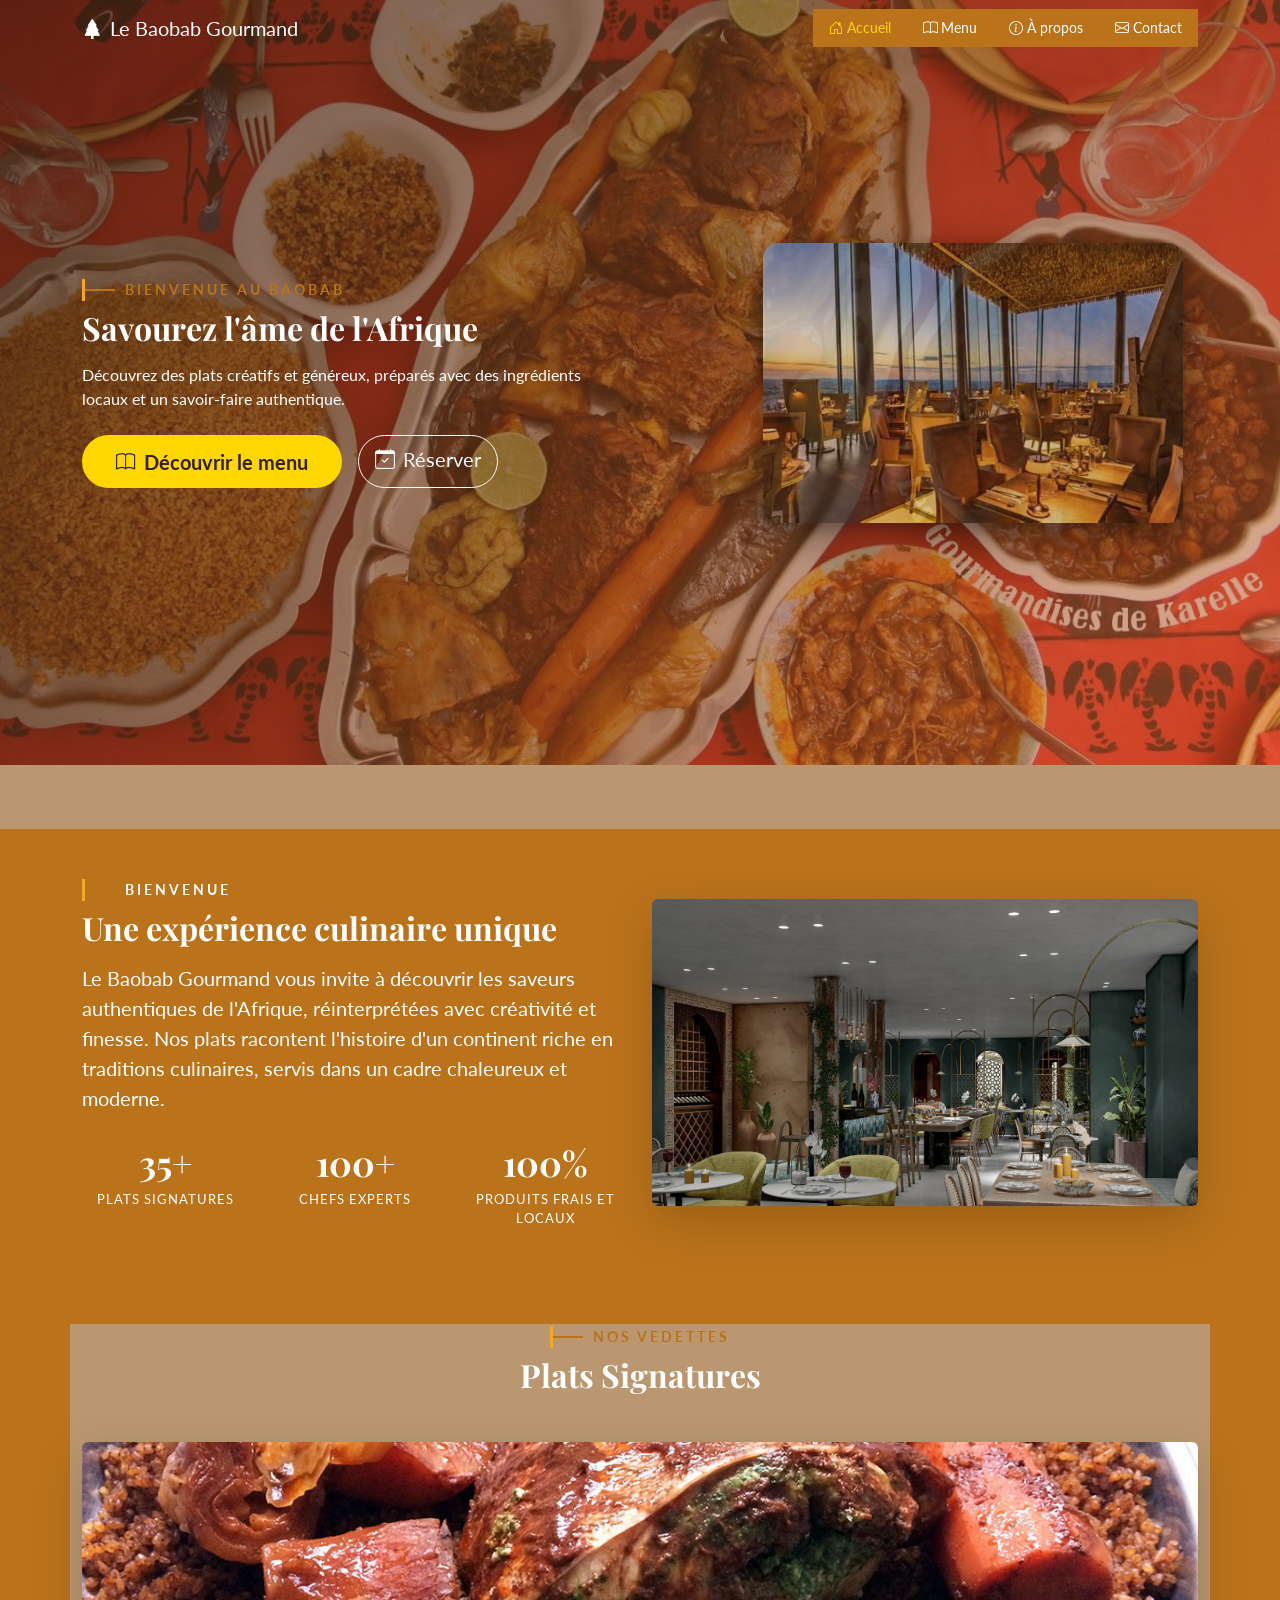
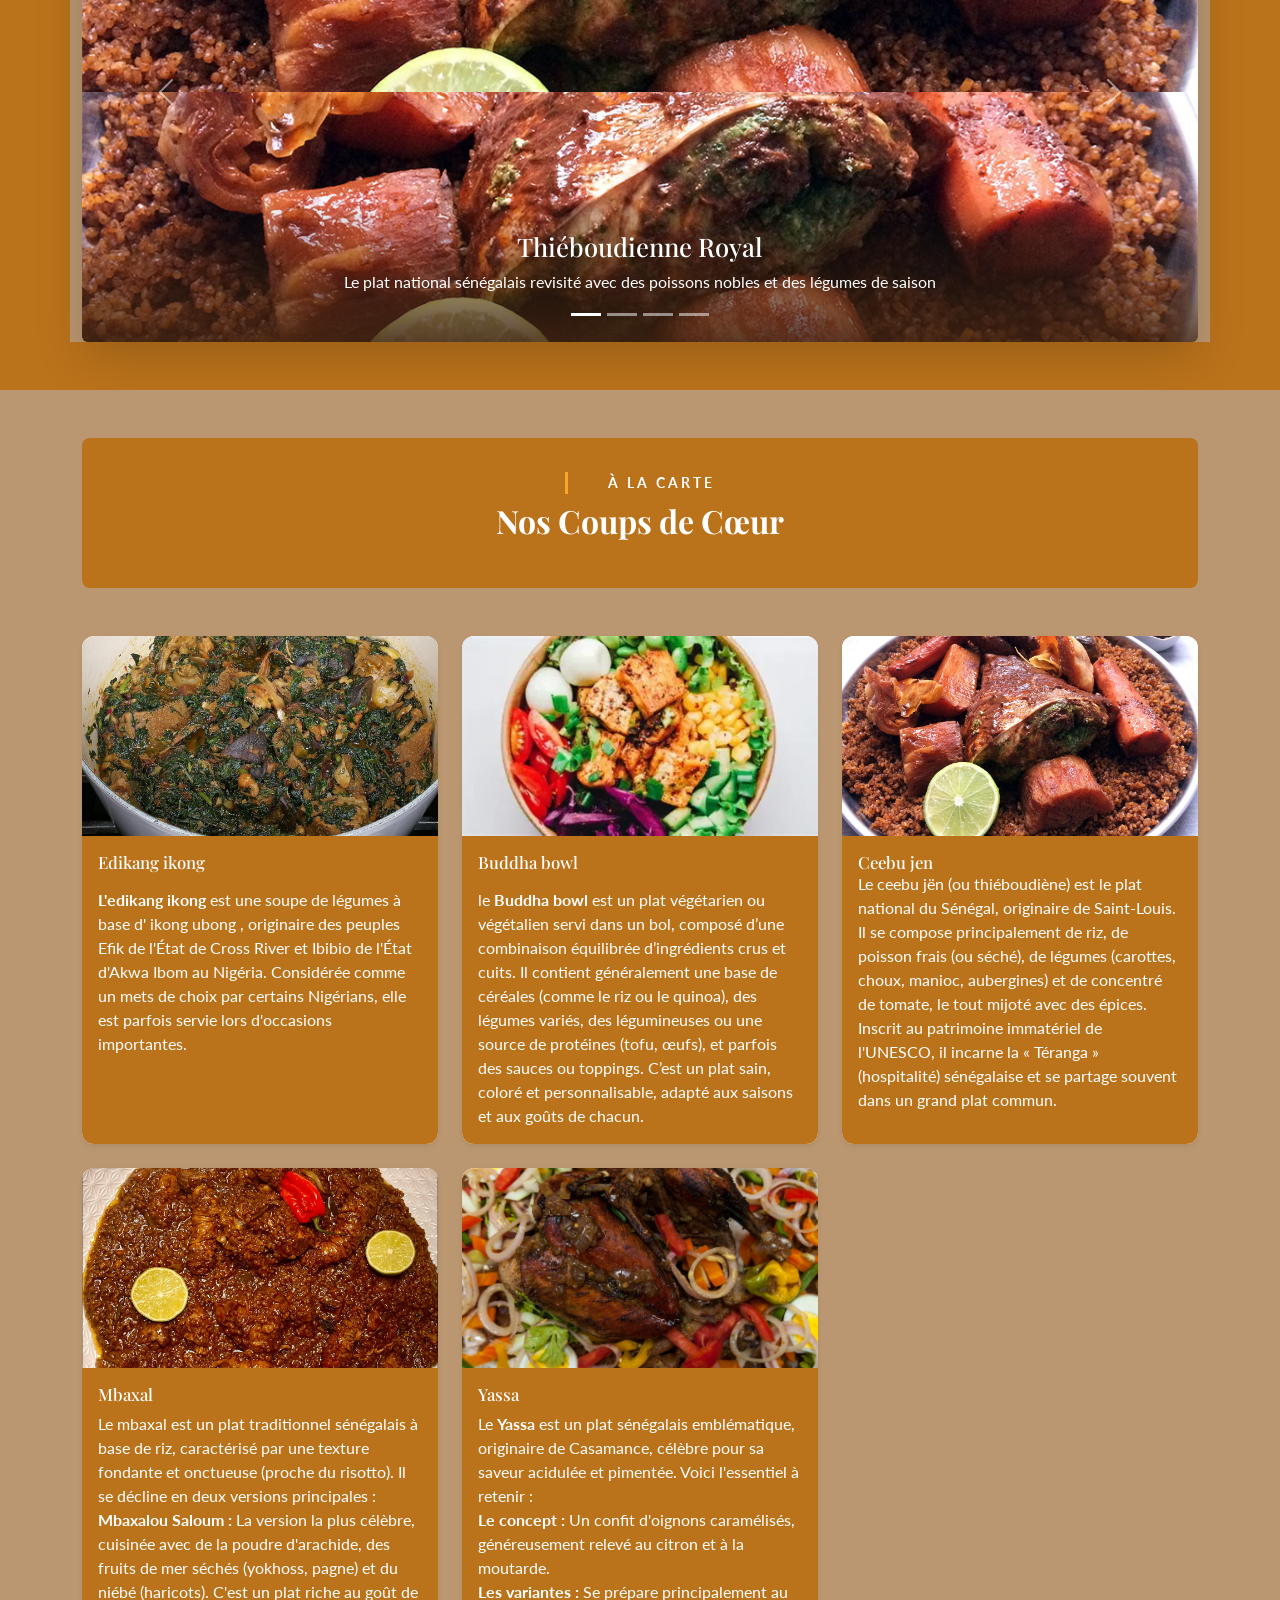
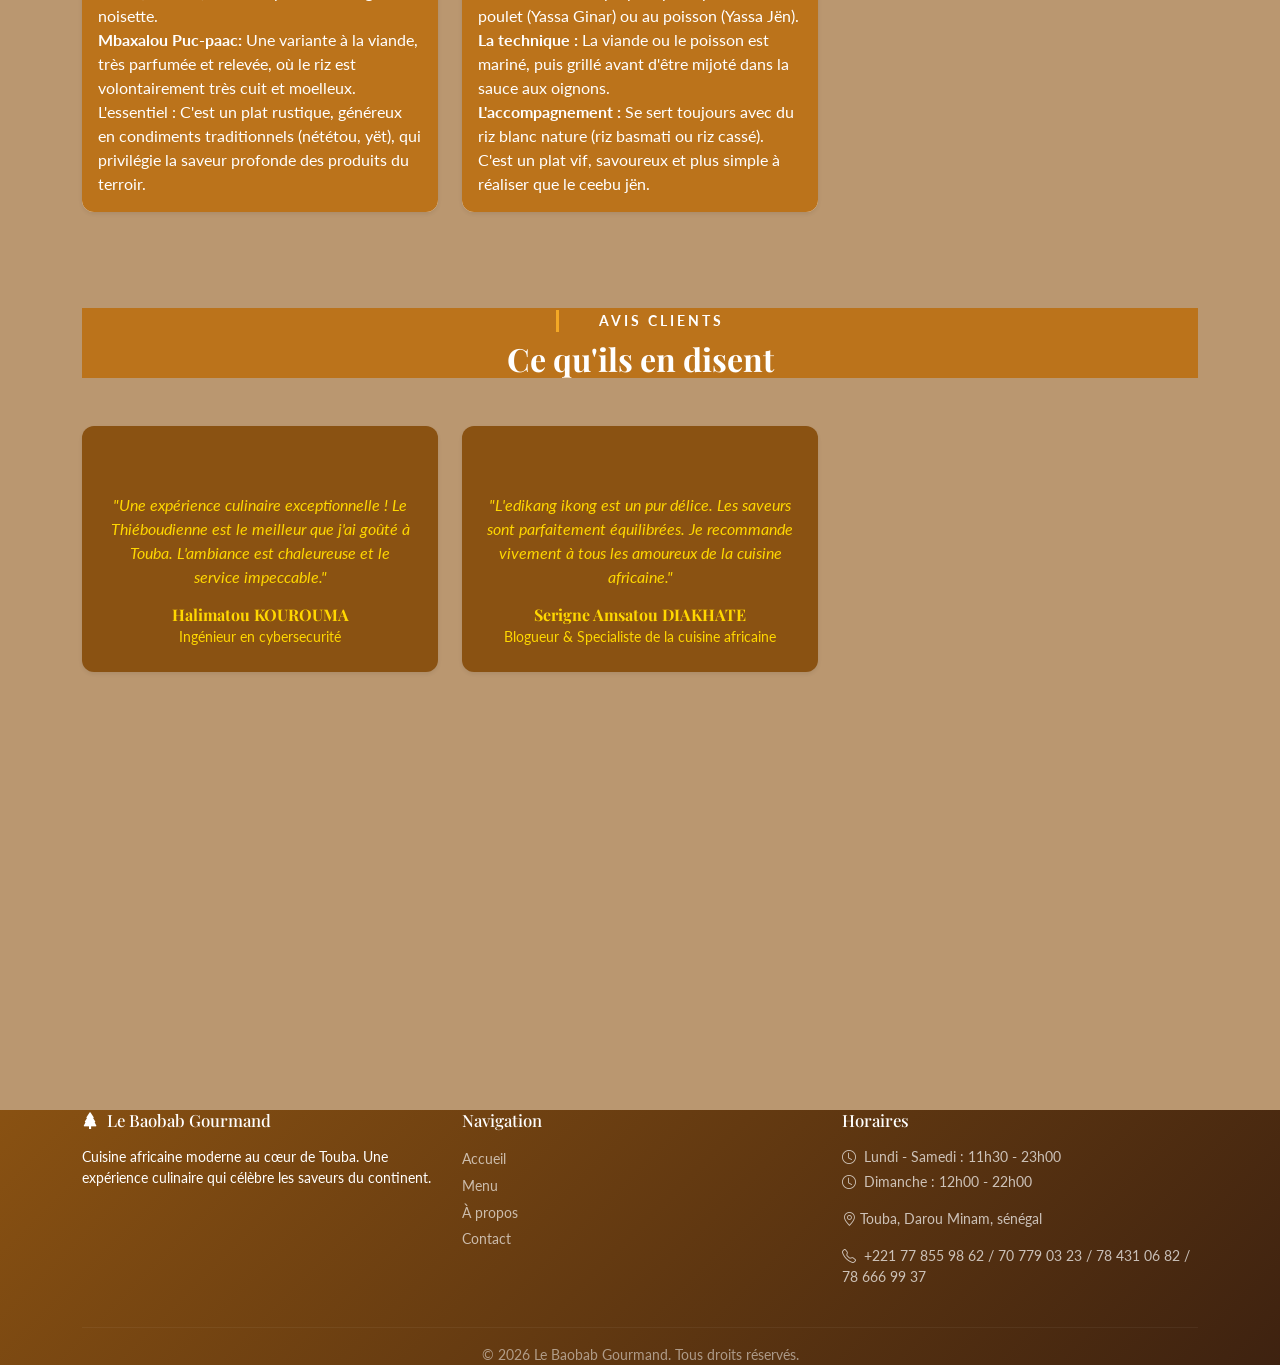
<file: index.html>
<!DOCTYPE html>
<html lang="fr">
<head>
    <meta charset="UTF-8">
    <meta name="viewport" content="width=device-width, initial-scale=1.0">
    <title>Accueil | Le Baobab Gourmand</title>
    <link href="https://cdn.jsdelivr.net/npm/bootstrap@5.3.3/dist/css/bootstrap.min.css" rel="stylesheet">
    <link rel="stylesheet" href="https://cdn.jsdelivr.net/npm/bootstrap-icons@1.13.1/font/bootstrap-icons.min.css">
    <link rel="preconnect" href="https://fonts.googleapis.com">
    <link rel="preconnect" href="https://fonts.gstatic.com" crossorigin>
    <link href="https://fonts.googleapis.com/css2?family=Playfair+Display:wght@400;700&family=Lato:wght@300;400;700&display=swap" rel="stylesheet">
    <link rel="stylesheet" href="css/style.css">
</head>
<body>
    <header>
        <nav class="navbar navbar-expand-lg fixed-top" id="navbar-main" style="background-color: rgba(187,115,27,0.95);">
            <div class="container">
                <a class="navbar-brand d-flex align-items-center text-white" href="index.html">
                    <i class="bi bi-tree-fill me-2"></i>
                    <span>Le Baobab Gourmand</span>
                </a>
                <button class="navbar-toggler border-light" type="button"
                        data-bs-toggle="collapse"
                        data-bs-target="#menu"
                        aria-controls="menu"
                        aria-expanded="false"
                        aria-label="Ouvrir le menu">
                    <span class="navbar-toggler-icon"></span>
                </button>
                <div class="collapse navbar-collapse" id="menu">
                    <ul class="navbar-nav ms-auto">
                        <li class="nav-item">
                            <a class="nav-link text-white active" href="index.html" style="background-color: #bb731b;">
                                <i class="bi bi-house-door me-1"></i>Accueil
                            </a>
                        </li>
                        <li class="nav-item">
                            <a class="nav-link text-white" href="manu.html" style="background-color: #bb731b;">
                                <i class="bi bi-book me-1"></i>Menu
                            </a>
                        </li>
                        <li class="nav-item">
                            <a class="nav-link text-white" href="about.html" style="background-color: #bb731b;">
                                <i class="bi bi-info-circle me-1"></i>À propos
                            </a>
                        </li>
                        <li class="nav-item">
                            <a class="nav-link text-white" href="contact.html" style="background-color: #bb731b;">
                                <i class="bi bi-envelope me-1"></i>Contact
                            </a>
                        </li>
                    </ul>
                </div>
            </div>
        </nav>
    </header>
    <main>
        <section id="hero" class="hero-section d-flex align-items-center" 
        style="background: url(images/jen.png.jpg) center/cover no-repeat; min-height: 85vh; position: relative;">
    <div class="hero-overlay"></div>
    <div class="container position-relative">
        <div class="row align-items-center justify-content-between">
            <div class="col-lg-6 text-white text-center text-lg-start">
                <span class="section-tag">Bienvenue au Baobab</span>
                <h1 class="section-title display-5 fw-bold mb-3">Savourez l'âme de l'Afrique</h1>
                <p class="mb-4">Découvrez des plats créatifs et généreux, préparés avec des ingrédients locaux et un savoir-faire authentique.</p>
                <div class="d-flex flex-column flex-sm-row justify-content-center justify-content-lg-start gap-3">
                    <a href="manu.html" class="btn btn-brand btn-lg">
                        <i class="bi bi-book me-2"></i>Découvrir le menu
                    </a>
                    <a href="contact.html" class="btn btn-outline-light btn-lg rounded-pill">
                        <i class="bi bi-calendar-check me-2"></i>Réserver
                    </a>
                </div>
            </div>
            <div class="col-lg-5 mt-4 mt-lg-0 text-center">
                <img src="images/cuisine.png" alt="Accueil du restaurant Le Baobab Gourmand" 
                    class="img-fluid hero-cuisine-img">
            </div>
        </div>
    </div>
</section>
        <section id="spacer" style="height: 4rem; background-color: #ba9770;"></section>
        <section id="presentation" class="py-5" style="background-color: #bb731b;">
            <div class="container">
                <div class="row align-items-center">
                    <div class="col-lg-6 mb-4 mb-lg-0">
                        <span class="section-tag text-white">Bienvenue</span>
                        <h1 class="section-title text-white">Une expérience culinaire unique</h1>
                        <p class="text-white" style="font-size: 20px;">
                            Le Baobab Gourmand vous invite à découvrir les saveurs authentiques de l'Afrique,
                            réinterprétées avec créativité et finesse. Nos plats racontent l'histoire d'un
                            continent riche en traditions culinaires, servis dans un cadre chaleureux et moderne.
                        </p>
                        <div class="row mt-4 text-center" style="color: white;">
                            <div class="col-4">
                                <div class="stat-number" style="color: white;">35+</div>
                                <div class="stat-label" style="color: white;">Plats signatures</div>
                            </div>
                            <div class="col-4">
                                <div class="stat-number" style="color: white;">100+</div>
                                <div class="stat-label" style="color: white;">Chefs experts</div>
                            </div>
                            <div class="col-4">
                                <div class="stat-number" style="color: white;">100%</div>
                                <div class="stat-label" style="color: white;">Produits frais et locaux</div>
                            </div>
                        </div>
                    </div>
                    <div class="col-lg-6 text-center">
                        <img src="images/res.png.jpg" alt="Intérieur chaleureux du restaurant Le Baobab Gourmand" 
                        class="img-fluid rounded shadow-lg">
                    </div>
                </div>
            </div>
        </section>
        <section id="plats-vedettes" class="py-5" style="background-color: #bb731b;">
            <div class="container" style="background-color: #ba9770;">
                <div class="text-center mb-5 text-white">
                    <span class="section-tag">Nos vedettes</span>
                    <h2 class="section-title">Plats Signatures</h2>
                </div>
                <div id="carouselPlats" class="carousel slide carousel-fade" data-bs-ride="carousel">
                    <div class="carousel-indicators">
                        <button type="button" data-bs-target="#carouselPlats" data-bs-slide-to="0" class="active" aria-current="true" aria-label="Plat 1"></button>
                        <button type="button" data-bs-target="#carouselPlats" data-bs-slide-to="1" aria-label="Plat 2"></button>
                        <button type="button" data-bs-target="#carouselPlats" data-bs-slide-to="2" aria-label="Plat 3"></button>
                        <button type="button" data-bs-target="#carouselPlats" data-bs-slide-to="3" aria-label="Plat 4"></button>
                    </div>
                    <div class="carousel-inner rounded shadow-lg" style="background-color: #bb731b;">
                        <div class="carousel-item active" data-bs-interval="0.5">
                            <div class="d-flex">
                                <img src="images/jen4.png" class="w-25 carousel-img"
                                alt="Thiéboudienne royal servi dans un plat traditionnel">
                                <img src="images/jen4.png" class="w-25 carousel-img"
                                alt="Yassa poulet doré aux oignons caramélisés">
                            </div>
                            <div class="carousel-caption d-none d-md-block">
                                <h3>Thiéboudienne Royal</h3>
                                <p>Le plat national sénégalais revisité avec des poissons nobles et des légumes de saison</p>
                            </div>
                        </div>
                        <div class="carousel-item" data-bs-interval="0.5">
                            <div class="d-flex">
                                <img src="images/vian.png" class="d-block w-25 carousel-img" alt="Une recette simple et savoureuse"/>
                                <img src="images/poulet.png" class="w-25 carousel-img"
                                alt="Poulet doré aux oignons caramélisés">
                            </div>
                            <div class="carousel-caption d-none d-md-block">
                                <h3>Viande & Poulet grillée</h3>
                                <p>C'est une préparation culinaire consistant à saisir une pièce de boucherie à feu <br>
                                    pour obtenir une croûte savoureuse tout en préservant un cœur tendre et juteux.</p>
                            </div>
                        </div>
                        <div class="carousel-item" data-bs-interval="0.5">
                            <div class="d-flex">
                                <img src="images/boisson.png" class="w-25 carousel-img"
                                alt="Boisson rafraîchissante du restaurant">
                                <img src="images/dessert.png" class="w-25 carousel-img"
                                alt="Dessert somptueux fait maison">
                            </div>
                            <div class="carousel-caption d-none d-md-block">
                                <h3>Desserts somptueux</h3>
                                <p>Les desserts apportent une note finale indispensable au repas,<br> 
                                    jouant des rôles nutritionnels, psychologiques et sociaux.</p>
                            </div>
                        </div>                       
                        <div class="carousel-item" data-bs-interval="0.5">
                            <div class="d-flex">
                            <img src="images/boudd.png" class="d-block w-25 carousel-img"
                            alt="Buddha bowlun,plat végétarien ou végétalien">
                                <img src="images/boud.png" class="w-25 carousel-img"
                                alt="Dessert somptueux fait maison">
                            </div>
                            <div class="carousel-caption d-none d-md-block">
                                <h3>Buddha bowl</h3>
                                <p>un plat végétarien ou végétalien servi dans un bol,<br> 
                                    composé d’une combinaison équilibrée <br> 
                                    d’ingrédients crus et cuits.</p>
                            </div>
                        </div>
                    </div>
                    <button class="carousel-control-prev" type="button" data-bs-target="#carouselPlats" data-bs-slide="prev">
                        <span class="carousel-control-prev-icon" aria-hidden="true"></span>
                        <span class="visually-hidden">Précédent</span>
                    </button>
                    <button class="carousel-control-next" type="button" data-bs-target="#carouselPlats" data-bs-slide="next">
                        <span class="carousel-control-next-icon" aria-hidden="true"></span>
                        <span class="visually-hidden">Suivant</span>
                    </button>
                </div>
            </div>
        </section>
        <section id="coups-de-coeur" class="py-5" style="background-color: #ba9770;">
            <div class="container">
                <div class="text-center mb-5" style="background-color: #bb731b; padding: 2rem; border-radius: 8px;">
                    <span class="section-tag text-white">À la carte</span>
                    <h2 class="section-title text-white">Nos Coups de Cœur</h2>
                </div>
                <div class="row g-4">
                    <div class="col-md-6 col-lg-4">
                        <div class="card dish-card h-100 shadow-sm">
                            <img src="images/ikong.png" class="card-img-top" 
                            alt="L'edikang ikong est une soupe de légumes à base d' ikong ubong">
                            <div class="card-body">
                                <div class="d-flex justify-content-between align-items-center mb-2">
                                    <h5 class="card-title mb-xxl-4">Edikang ikong</h5>
                                </div>
                                <p class="card-text text-white">
                                    <strong>L'edikang ikong</strong> est une soupe de légumes à base d' ikong ubong , 
                                    originaire des peuples Efik de l'État de Cross River et Ibibio de l'État d'Akwa Ibom au Nigéria. 
                                    Considérée comme un mets de choix par certains Nigérians,
                                    elle est parfois servie lors d'occasions importantes.
                                </p>
                            </div>
                        </div>
                    </div>
                    <div class="col-md-6 col-lg-4">
                        <div class="card dish-card h-100 shadow-sm">
                            <img src="images/boudd.png" class="card-img-top" alt="Yassa poulet aux oignons et citron">
                            <div class="card-body">
                                <div class="d-flex justify-content-between align-items-center mb-2">
                                    <h5 class="card-title mb-xxl-4">Buddha bowl</h5>
                                </div>
                                <p class="card-text text-white">
                                le <strong>Buddha bowl</strong> est un plat végétarien ou végétalien servi dans un bol, 
                                composé d’une combinaison équilibrée d’ingrédients crus et cuits.
                                Il contient généralement une base de céréales (comme le riz ou le quinoa), des légumes variés, 
                                des légumineuses ou une source de protéines (tofu, œufs), et parfois des sauces ou toppings.
                                C’est un plat sain, coloré et personnalisable, adapté aux saisons et aux goûts de chacun.
                            </div>
                        </div>
                    </div>
                    <div class="col-md-6 col-lg-4">
                        <div class="card dish-card h-100 shadow-sm">
                            <img src="images/jen4.png" class="card-img-top" alt="Mafé d'agneau avec sauce arachide">
                            <div class="card-body">
                                <div class="d-flex justify-content-between align-items-center mb-xxl-6">
                                    <h5 class="card-title mb-0">Ceebu jen</h5>
                                </div>
                                <p class="card-text text-white">
                                    Le ceebu jën (ou thiéboudiène) est le plat national du Sénégal, originaire de Saint-Louis.
                                    Il se compose principalement de riz, de poisson frais (ou séché), de légumes (carottes, choux, manioc, 
                                    aubergines) 
                                    et de concentré de tomate, le tout mijoté avec des épices. 
                                    Inscrit au patrimoine immatériel de l'UNESCO, 
                                    il incarne la « Téranga » (hospitalité) sénégalaise et se partage souvent dans un grand plat commun.
                                </p>
                            </div>
                        </div>
                    </div>
                    <div class="col-md-6 col-lg-4">
                        <div class="card dish-card h-100 shadow-sm">
                            <img src="images/mbaxal.png" class="card-img-top" alt="Mafé d'agneau avec sauce arachide">
                            <div class="card-body">
                                <div class="d-flex justify-content-between align-items-center mb-2">
                                    <h5 class="card-title mb-0">Mbaxal</h5>
                                </div>
                                <p class="card-text text-white">
                                    Le mbaxal est un plat traditionnel sénégalais à base de riz, 
                                    caractérisé par une texture fondante et onctueuse (proche du risotto). 
                                    Il se décline en deux versions principales : <br>
                                    <strong>Mbaxalou Saloum :</strong> La version la plus célèbre, cuisinée avec de la poudre d'arachide, 
                                    des fruits de mer séchés (yokhoss, pagne) et du niébé (haricots). C'est un plat riche au goût de noisette. <br>
                                    <strong>Mbaxalou Puc-paac:</strong> Une variante à la viande, très parfumée et relevée,
                                    où le riz est volontairement très cuit et moelleux.
                                    L'essentiel : C'est un plat rustique, généreux en condiments traditionnels (nététou, yët), 
                                    qui privilégie la saveur profonde des produits du terroir.
                                </p>
                            </div>
                        </div>
                    </div>
                    <div class="col-md-6 col-lg-4">
                        <div class="card dish-card h-100 shadow-sm">
                            <img src="images/yassa.png" class="card-img-top" alt="Mafé d'agneau avec sauce arachide">
                            <div class="card-body">
                                <div class="d-flex justify-content-between align-items-center mb-2">
                                    <h5 class="card-title mb-0">Yassa</h5>
                                </div>
                                <p class="card-text text-white">
                                    Le <strong>Yassa</strong> est un plat sénégalais emblématique, originaire de Casamance, 
                                    célèbre pour sa saveur acidulée et pimentée.
                                    Voici l'essentiel à retenir : <br>
                                    <strong>Le concept :</strong> Un confit d'oignons caramélisés, 
                                    généreusement relevé au citron et à la moutarde. <br>
                                    <strong>Les variantes :</strong> Se prépare principalement au poulet (Yassa Ginar)
                                    ou au poisson (Yassa Jën). <br>
                                    <strong>La technique :</strong> La viande ou le poisson est mariné,
                                    puis grillé avant d'être mijoté dans la sauce aux oignons. <br>
                                    <strong>L'accompagnement :</strong> Se sert toujours avec
                                    du riz blanc nature (riz basmati ou riz cassé).
                                    C'est un plat vif, savoureux et plus 
                                    simple à réaliser que le ceebu jën.
                                </p>
                            </div>
                        </div>
                    </div>
                </div>
            </div>
        </section>
        <section id="temoignages" class="py-5" style="background-color: #ba9770;">
            <div class="container">
                <div class="text-center mb-5" style="background-color: #bb731b;">
                    <span class="section-tag text-white">Avis clients</span>
                    <h2 class="section-title text-white">Ce qu'ils en disent</h2>
                </div>
                <div class="row g-4">
                    <div class="col-md-4">
                        <div class="card testimonial-card h-100 shadow-sm border-0">
                            <div class="card-body text-center p-4" style="color: #ffd700;">
                                <div class="testimonial-stars mb-3">
                                    <i class="bi bi-star-fill"></i>
                                    <i class="bi bi-star-fill"></i>
                                    <i class="bi bi-star-fill"></i>
                                    <i class="bi bi-star-fill"></i>
                                    <i class="bi bi-star-fill"></i>
                                </div>
                                <p class="card-text fst-italic">
                                    "Une expérience culinaire exceptionnelle ! Le Thiéboudienne est le meilleur
                                    que j'ai goûté à Touba. L'ambiance est chaleureuse et le service impeccable."
                                </p>
                                <h6 class="mt-3 mb-0 fw-bold">Halimatou KOUROUMA</h6>
                                <small class="text-gold">Ingénieur en  cybersecurité </small>
                            </div>
                        </div>
                    </div>
                    <div class="col-md-4">
                        <div class="card testimonial-card h-100 shadow-sm border-0">
                            <div class="card-body text-center p-4" style="color: #ffd700;">
                                <div class="testimonial-stars mb-3">
                                    <i class="bi bi-star-fill"></i>
                                    <i class="bi bi-star-fill"></i>
                                    <i class="bi bi-star-fill"></i>
                                    <i class="bi bi-star-fill"></i>
                                    <i class="bi bi-star-half"></i>
                                </div>
                                <p class="card-text fst-italic">
                                    "L'edikang ikong est un pur délice. Les saveurs sont parfaitement équilibrées.
                                    Je recommande vivement à tous les amoureux de la cuisine africaine."
                                </p>
                                <h6 class="mt-3 mb-0 fw-bold">Serigne Amsatou DIAKHATE</h6>
                                <small class="text-gold">Blogueur & Specialiste de la cuisine africaine</small>
                            </div>
                        </div>
                    </div>
                    <div class="col-md-4">
                        <div class="card testimonial-card h-100 shadow-sm border-0">
                            <div class="card-body text-center p-4" style="color: #ffd700;">
                                <div class="testimonial-stars mb-3">
                                    <i class="bi bi-star-fill"></i>
                                    <i class="bi bi-star-fill"></i>
                                    <i class="bi bi-star-fill"></i>
                                    <i class="bi bi-star-fill"></i>
                                    <i class="bi bi-star-fill"></i>
                                </div>
                                <p class="card-text fst-italic">
                                    "Cadre magnifique, cuisine raffinée et personnel adorable. Le Baobab Gourmand
                                    est devenu notre restaurant préféré pour les occasions spéciales."
                                </p>
                                <h6 class="mt-3 mb-0 fw-bold">Lotha DIOP</h6>
                                <small class="text-gold">Architecte d'intérieur</small>
                            </div>
                        </div>
                    </div>
                    <div class="col-md-4">
                        <div class="card testimonial-card h-100 shadow-sm border-0">
                            <div class="card-body text-center p-4" style="color: #ffd700;">
                                <div class="testimonial-stars mb-3">
                                    <i class="bi bi-star-fill"></i>
                                    <i class="bi bi-star-fill"></i>
                                    <i class="bi bi-star-fill"></i>
                                    <i class="bi bi-star-fill"></i>
                                    <i class="bi bi-star-fill"></i>
                                </div>
                                <p class="card-text fst-italic">
                                    "J’ai passé un excellent moment au Baobab Gourmand ! Le cadre est agréable et l’ambiance très conviviale. 
                                    Les plats sont vraiment délicieux, bien présentés et préparés avec soin.
                                    "Le personnel est accueillant et toujours disponible, ce qui rend l’expérience encore plus agréable. 
                                    C’est l’endroit idéal pour déjeuner ou dîner tranquillement. Je recommande vivement !"
                                </p>
                                <h6 class="mt-3 mb-0 fw-bold">Sokhena Maye DIONNE</h6>
                                <small class="text-gold">Commerçante </small>
                            </div>
                        </div>
                    </div>
                </div>
            </div>
        </section>
    </main>
    <footer class="footer-section ">
        <div class="container">
            <div class="row g-4">
                <div class="col-md-4">
                    <h5 class="footer-title">
                        <i class="bi bi-tree-fill me-2 text-white"></i>Le Baobab Gourmand
                    </h5>
                    <p class="small" style="color: white">
                        Cuisine africaine moderne au cœur de Touba. Une expérience culinaire
                        qui célèbre les saveurs du continent.
                    </p>
                </div>
                <div class="col-md-4">
                    <h5 class="footer-title">Navigation</h5>
                    <ul class="list-unstyled">
                        <li><a href="index.html" class="footer-link">Accueil</a></li>
                        <li><a href="manu.html" class="footer-link">Menu</a></li>
                        <li><a href="about.html" class="footer-link">À propos</a></li>
                        <li><a href="contact.html" class="footer-link">Contact</a></li>
                    </ul>
                </div>
                <div class="col-md-4">
                    <h5 class="footer-title">Horaires</h5>
                    <p class="small mb-1" style="color: rgba(255,255,255,0.7);">
                        <i class="bi bi-clock me-1"></i> Lundi - Samedi : 11h30 - 23h00
                    </p>
                    <p class="small mb-1" style="color: rgba(255,255,255,0.7);">
                        <i class="bi bi-clock me-1"></i> Dimanche : 12h00 - 22h00
                    </p>
                    <p class="small mt-3" style="color: rgba(255,255,255,0.7);">
                        <i class="bi bi-geo-alt me-1"></i>Touba, Darou Minam, sénégal
                    </p>
                    <p class="small" style="color: rgba(255,255,255,0.7);">
                        <i class="bi bi-telephone me-1"></i> +221 77 855 98 62 / 70 779 03 23
                                                            / 78 431 06 82 / 78 666 99 37
                    </p>
                </div>
            </div>
            <hr style="border-color: rgba(255,255,255,0.2);" class="mt-4">
            <p class="text-center mb-0 small" style="color: rgba(255,255,255,0.5);">
                &copy; 2026 Le Baobab Gourmand. Tous droits réservés.
            </p>
        </div>
    </footer>
    <button id="btn-top" class="btn-back-to-top bi-border-style bi-backpack3" title="Retour en haut">
        <i class="bi bi-arrow-up-short"></i>
    </button>
    <script src="https://cdn.jsdelivr.net/npm/bootstrap@5.3.3/dist/js/bootstrap.bundle.min.js"></script>
    <script src="js/script.js"></script>
</body>
</html>
</file>
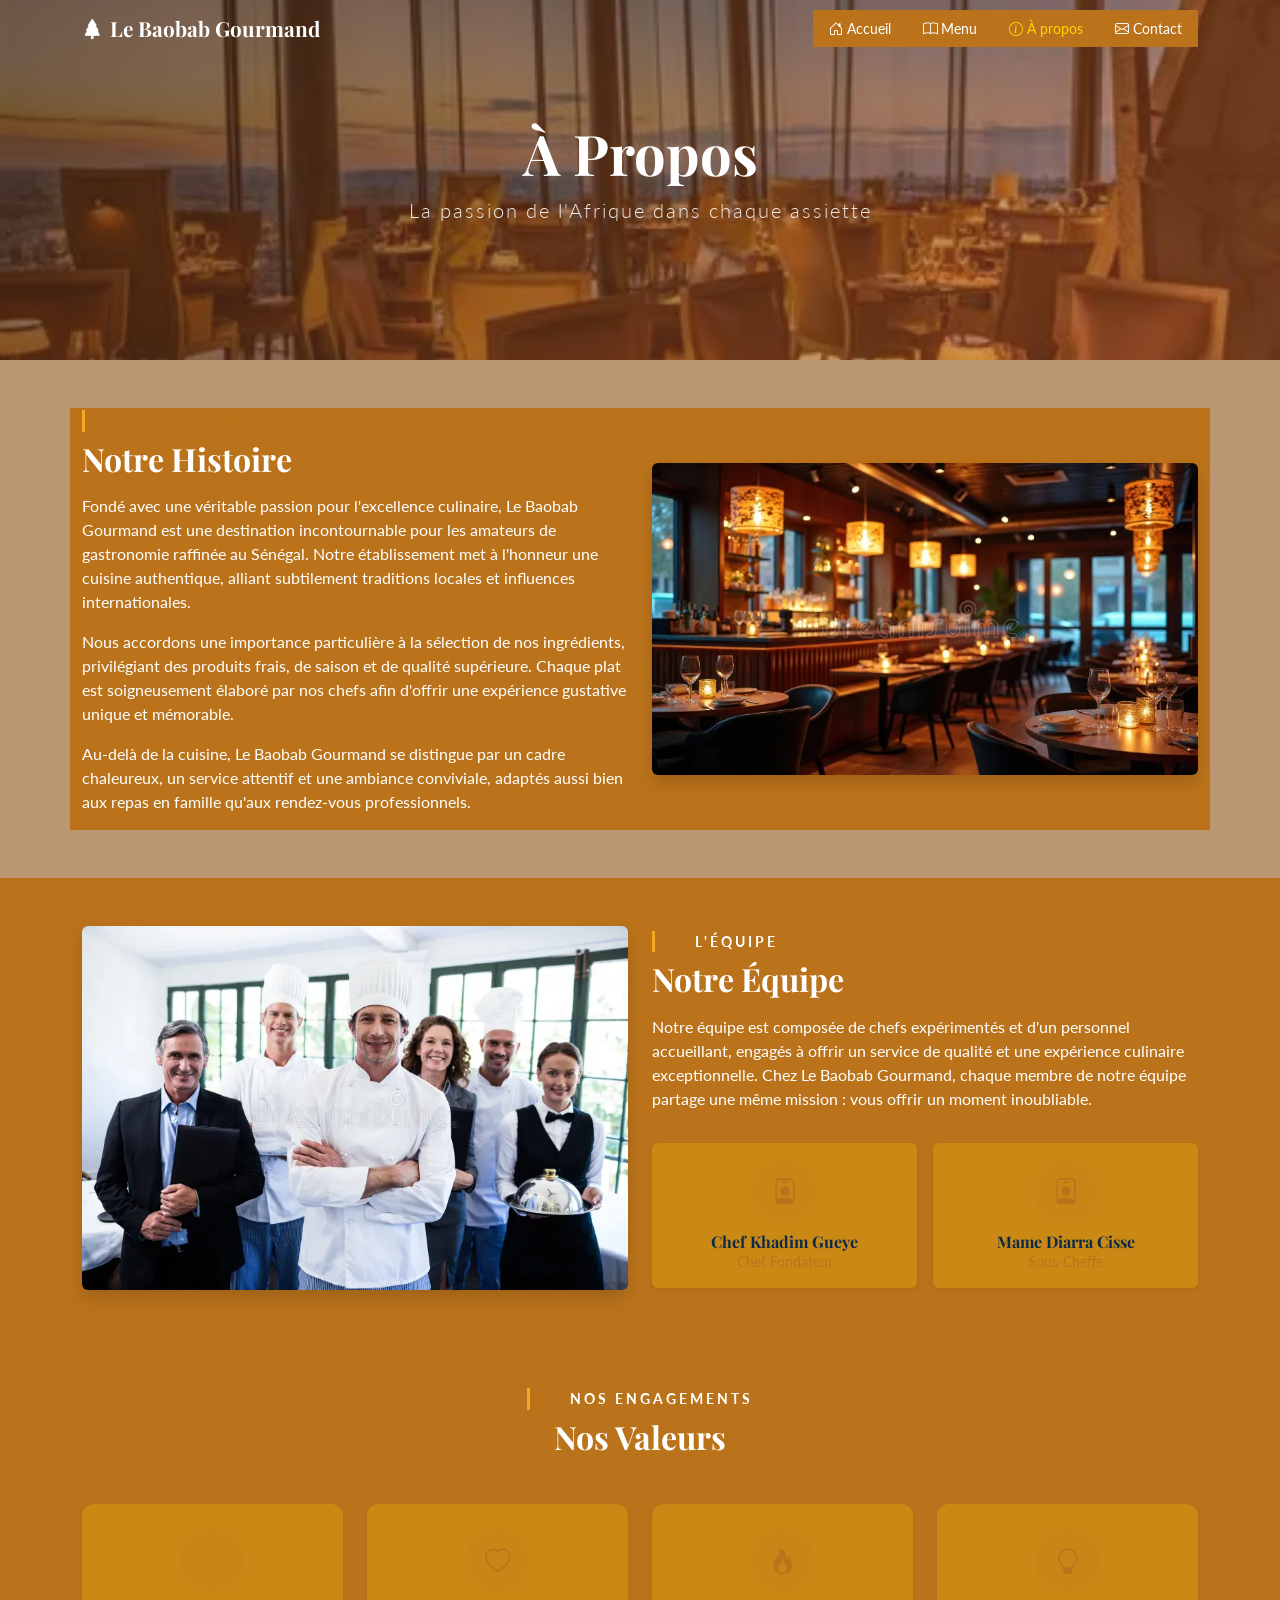
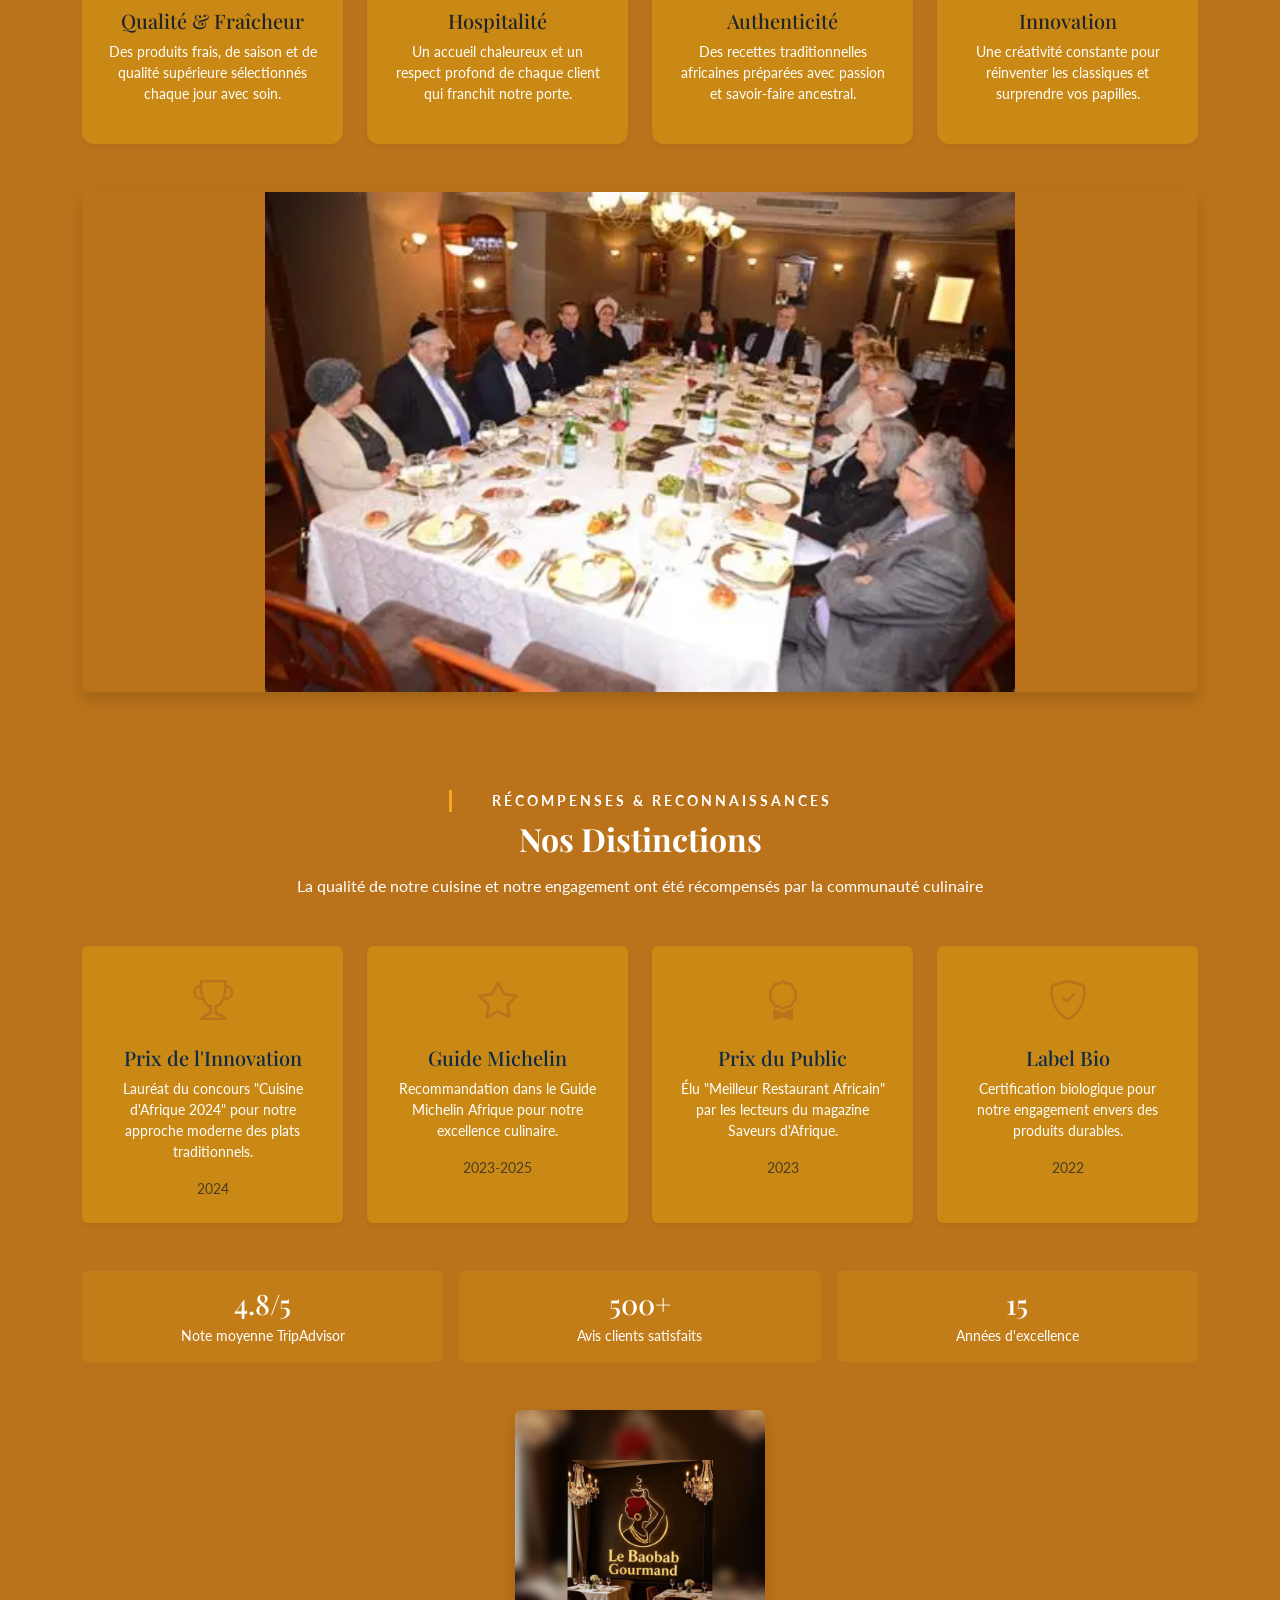
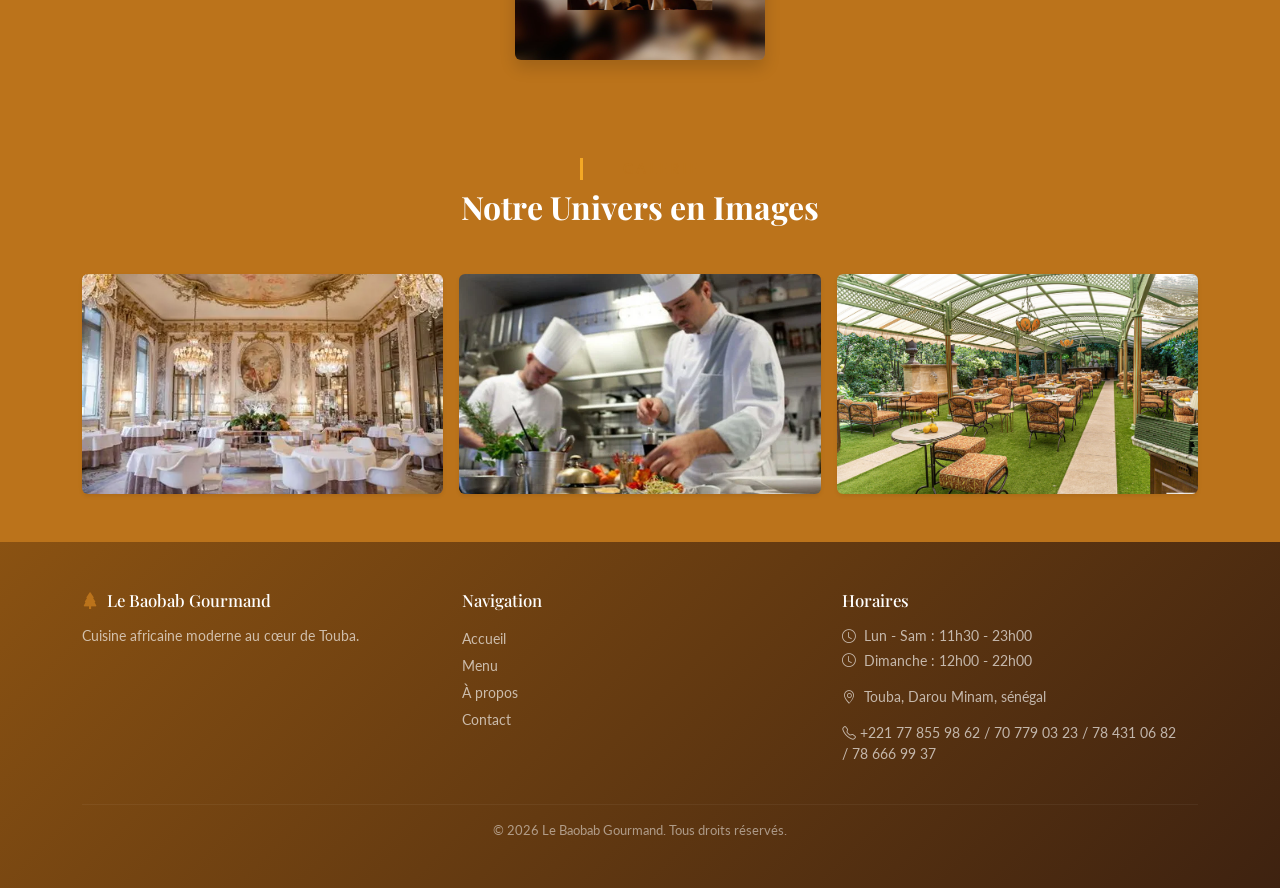
<file: about.html>
<!DOCTYPE html>
<html lang="fr">
<head>
    <meta charset="UTF-8">
    <meta name="viewport" content="width=device-width, initial-scale=1.0">
    <title>À propos | Le Baobab Gourmand</title>
    <link href="https://cdn.jsdelivr.net/npm/bootstrap@5.3.3/dist/css/bootstrap.min.css" rel="stylesheet">
    <link rel="stylesheet" href="https://cdn.jsdelivr.net/npm/bootstrap-icons@1.13.1/font/bootstrap-icons.min.css">
    <link rel="preconnect" href="https://fonts.googleapis.com">
    <link rel="preconnect" href="https://fonts.gstatic.com" crossorigin>
    <link href="https://fonts.googleapis.com/css2?family=Playfair+Display:wght@400;700&family=Lato:wght@300;400;700&display=swap" rel="stylesheet">
    <link rel="stylesheet" href="css/style.css">
</head>
<body>
    <header>
        <nav class="navbar navbar-expand-lg fixed-top navbar-transparent" id="navbar-main" style="background-color: #bb731b;">
            <div class="container">
                <a class="navbar-brand d-flex align-items-center" href="index.html">
                    <i class="bi bi-tree-fill me-2 text-white"></i>
                    <span class="brand-text text-white">Le Baobab Gourmand</span>
                </a>
                <button class="navbar-toggler border-light" type="button"
                        data-bs-toggle="collapse"
                        data-bs-target="#menu">
                    <span class="navbar-toggler-icon"></span>
                </button>
                <div class="collapse navbar-collapse" id="menu">
                    <ul class="navbar-nav ms-auto">
                        <li class="nav-item" style="background-color: #bb731b;">
                            <a class="nav-link text-white" href="index.html">
                                <i class="bi bi-house-door me-1"></i>Accueil
                            </a>
                        </li>
                        <li class="nav-item">
                            <a class="nav-link text-white" href="manu.html" style="background-color: #bb731b;">
                                <i class="bi bi-book me-1"></i>Menu
                            </a>
                        </li>
                        <li class="nav-item" style="background-color: #bb731b;">
                            <a class="nav-link text-white active" href="about.html">
                                <i class="bi bi-info-circle me-1"></i>À propos
                            </a>
                        </li>
                        <li class="nav-item">
                            <a class="nav-link text-white" href="contact.html" style="background-color: #bb731b;">
                                <i class="bi bi-envelope me-1"></i>Contact
                            </a>
                        </li>
                    </ul>
                </div>
            </div>
        </nav>
    </header>
    <main>
        <section class="page-banner d-flex align-items-center justify-content-center"
                style="min-height: 40vh; background: url(images/cuisine.png) center/cover no-repeat; position: relative;">
            <div style="position: absolute; top:0; left:0; right:0; bottom:0; background: linear-gradient(135deg, rgba(62,34,16,0.75), rgba(200,96,42,0.45));"></div>
            <div class="container position-relative text-center text-white">
                <h1 class="display-4 fw-bold">À Propos</h1>
                <p class="lead" style="letter-spacing: 2px; opacity: 0.9;">La passion de l'Afrique dans chaque assiette</p>
            </div>
        </section>
        <section id="histoire" class="py-5">
            <div class="container" style="background-color: #bb731b;">
                <div class="row align-items-center" style="color: white;">
                    <div class="col-lg-6 mb-4 mb-lg-0">
                        <span class="section-tag" >Nos origines</span>
                        <h2 class="section-title">Notre Histoire</h2>
                        <p class="text-white">
                            Fondé avec une véritable passion pour l'excellence culinaire, Le Baobab Gourmand
                            est une destination incontournable pour les amateurs de gastronomie raffinée au Sénégal.
                            Notre établissement met à l'honneur une cuisine authentique, alliant subtilement
                            traditions locales et influences internationales.
                        </p>
                        <p class="text-white">
                            Nous accordons une importance particulière à la sélection de nos ingrédients,
                            privilégiant des produits frais, de saison et de qualité supérieure. Chaque plat
                            est soigneusement élaboré par nos chefs afin d'offrir une expérience gustative
                            unique et mémorable.
                        </p>
                        <p class="text-white">
                            Au-delà de la cuisine, Le Baobab Gourmand se distingue par un cadre chaleureux,
                            un service attentif et une ambiance conviviale, adaptés aussi bien aux repas
                            en famille qu'aux rendez-vous professionnels.
                        </p>
                    </div>
                    <div class="col-lg-6 text-center">
                        <img src="images/ambiance.png"
                            alt="Ambiance chaleureuse du restaurant Le Baobab Gourmand"
                            class="img-fluid rounded shadow">
                    </div>
                </div>
            </div>
        </section>
        <section id="equipe" class="py-5" style="background-color: #bb731b;">
            <div class="container">
                <div class="row align-items-center">
                    <div class="col-lg-6 order-lg-1 order-2 text-center">
                        <img src="images/equipe.png"
                            alt="Équipe du restaurant Le Baobab Gourmand"
                            class="img-fluid rounded shadow">
                    </div>
                    <div class="col-lg-6 order-lg-2 order-1 mb-4 mb-lg-0">
                        <span class="section-tag" style="color: white;">L'équipe</span>
                        <h2 class="section-title" style="color: white;">Notre Équipe</h2>
                        <p class="text-white">
                            Notre équipe est composée de chefs expérimentés et d'un personnel accueillant,
                            engagés à offrir un service de qualité et une expérience culinaire exceptionnelle.
                            Chez Le Baobab Gourmand, chaque membre de notre équipe partage une même mission :
                            vous offrir un moment inoubliable.
                        </p>
                        <div class="row g-3 mt-3">
                            <div class="col-6">
                                <div class="card border-0 shadow-sm text-center p-3 animate-card" style="background-color: #ffd90036;">
                                    <div class="value-icon mb-2 mx-auto">
                                        <i class="bi bi-person-badge"></i>
                                    </div>
                                    <h6 class="fw-bold mb-0" style="color: #0b2a4a">Chef Khadim Gueye</h6>
                                    <small class="text-brand" style="color: #0b2a4a;">Chef Fondateur</small>
                                </div>
                            </div>
                            <div class="col-6">
                                <div class="card border-0 shadow-sm text-center p-3 animate-card" style="background-color: #ffd90036;">
                                    <div class="value-icon mb-2 mx-auto">
                                        <i class="bi bi-person-badge"></i>
                                    </div>
                                    <h6 class="fw-bold mb-0" style="color: #0b2a4a;">Mame Diarra Cisse</h6>
                                    <small class="text-brand" style="color: #0b2a4a;">Sous-Cheffe</small>
                                </div>
                            </div>
                        </div>
                    </div>
                </div>
            </div>
        </section>
        <section id="valeurs" class="py-5" style="background-color: #bb731b;">
            <div class="container">
                <div class="text-center mb-5">
                    <span class="section-tag" style="color: white;">Nos engagements</span>
                    <h2 class="section-title" style="color: white;">Nos Valeurs</h2>
                </div>
                <div class="row g-4">
                    <div class="col-md-6 col-lg-3">
                        <div class="card value-card h-100 border-0 shadow-sm text-center p-4 animate-card" style="background-color: #ffd90036;">
                            <div class="value-icon mb-3 mx-auto">
                                <i class="bi bi-leaf"></i>
                            </div>
                            <h5>Qualité & Fraîcheur</h5>
                            <p class="text-white small">
                                Des produits frais, de saison et de qualité supérieure
                                sélectionnés chaque jour avec soin.
                            </p>
                        </div>
                    </div>
                    <div class="col-md-6 col-lg-3">
                        <div class="card value-card h-100 border-0 shadow-sm text-center p-4 animate-card" style="background-color: #ffd90036;">
                            <div class="value-icon mb-3 mx-auto">
                                <i class="bi bi-heart"></i>
                            </div>
                            <h5>Hospitalité</h5>
                            <p class="text-white small">
                                Un accueil chaleureux et un respect profond
                                de chaque client qui franchit notre porte.
                            </p>
                        </div>
                    </div>
                    <div class="col-md-6 col-lg-3">
                        <div class="card value-card h-100 border-0 shadow-sm text-center p-4 animate-card" style="background-color: #ffd90036;">
                            <div class="value-icon mb-3 mx-auto">
                                <i class="bi bi-fire"></i>
                            </div>
                            <h5>Authenticité</h5>
                            <p class="text-white small">
                                Des recettes traditionnelles africaines
                                préparées avec passion et savoir-faire ancestral.
                            </p>
                        </div>
                    </div>
                    <div class="col-md-6 col-lg-3">
                        <div class="card value-card h-100 border-0 shadow-sm text-center p-4 animate-card" style="background-color: #ffd90036;">
                            <div class="value-icon mb-3 mx-auto">
                                <i class="bi bi-lightbulb"></i>
                            </div>
                            <h5>Innovation</h5>
                            <p class="text-white small">
                                Une créativité constante pour réinventer
                                les classiques et surprendre vos papilles.
                            </p>
                        </div>
                    </div>
                </div>
                <div class="text-center mt-5">
                    <img src="images/conv.png"
                        alt="le baobab gourmand"
                        class="img-fluid rounded shadow" style="max-height: 500px; object-fit: contain; width: 100%;">
                </div>
            </div>
        </section>
        <section id="nos-distinctions" class="py-5" style="background-color: #bb731b;">
            <div class="container">
                <div class="text-center mb-5">
                    <span class="section-tag" style="color: white;">Récompenses & Reconnaissances</span>
                    <h2 class="section-title" style="color: white;">Nos Distinctions</h2>
                    <p class="text-white">La qualité de notre cuisine et notre engagement ont été récompensés par la communauté culinaire</p>
                </div>
                <div class="row g-4">
                    <div class="col-md-6 col-lg-3">
                        <div class="card distinction-card h-100 border-0 shadow-sm text-center p-4 animate-card" style="background-color: #ffd90036;">
                            <div class="distinction-icon mb-3 mx-auto">
                                <i class="bi bi-trophy" style="font-size: 2.5rem; color: #bb731b;"></i>
                            </div>
                            <h5 style="color: #0b2a4a;">Prix de l'Innovation</h5>
                            <p class="text-white small">
                                Lauréat du concours "Cuisine d'Afrique 2024" pour notre approche moderne des plats traditionnels.
                            </p>
                            <small class="text-muted">2024</small>
                        </div>
                    </div>
                    <div class="col-md-6 col-lg-3">
                        <div class="card distinction-card h-100 border-0 shadow-sm text-center p-4 animate-card" style="background-color: #ffd90036;">
                            <div class="distinction-icon mb-3 mx-auto">
                                <i class="bi bi-star" style="font-size: 2.5rem; color: #bb731b;"></i>
                            </div>
                            <h5 style="color: #0b2a4a;">Guide Michelin</h5>
                            <p class="text-white small">
                                Recommandation dans le Guide Michelin Afrique pour notre excellence culinaire.
                            </p>
                            <small class="text-muted">2023-2025</small>
                        </div>
                    </div>
                    <div class="col-md-6 col-lg-3">
                        <div class="card distinction-card h-100 border-0 shadow-sm text-center p-4 animate-card" style="background-color: #ffd90036;">
                            <div class="distinction-icon mb-3 mx-auto">
                                <i class="bi bi-award" style="font-size: 2.5rem; color: #bb731b;"></i>
                            </div>
                            <h5 style="color: #0b2a4a;">Prix du Public</h5>
                            <p class="text-white small">
                                Élu "Meilleur Restaurant Africain" par les lecteurs du magazine Saveurs d'Afrique.
                            </p>
                            <small class="text-muted">2023</small>
                        </div>
                    </div>
                    <div class="col-md-6 col-lg-3">
                        <div class="card distinction-card h-100 border-0 shadow-sm text-center p-4 animate-card" style="background-color: #ffd90036;">
                            <div class="distinction-icon mb-3 mx-auto">
                                <i class="bi bi-shield-check" style="font-size: 2.5rem; color: #bb731b;"></i>
                            </div>
                            <h5 style="color: #0b2a4a;">Label Bio</h5>
                            <p class="text-white small">
                                Certification biologique pour notre engagement envers des produits durables.
                            </p>
                            <small class="text-muted">2022</small>
                        </div>
                    </div>
                </div>
                <div class="text-center mt-5">
                    <div class="row g-3">
                        <div class="col-md-4">
                            <div class="stat-box p-3 rounded" style="background-color: rgba(255, 217, 0, 0.1);">
                                <h3 class="text-white mb-1">4.8/5</h3>
                                <p class="text-white small mb-0">Note moyenne TripAdvisor</p>
                            </div>
                        </div>
                        <div class="col-md-4">
                            <div class="stat-box p-3 rounded" style="background-color: rgba(255, 217, 0, 0.1);">
                                <h3 class="text-white mb-1">500+</h3>
                                <p class="text-white small mb-0">Avis clients satisfaits</p>
                            </div>
                        </div>
                        <div class="col-md-4">
                            <div class="stat-box p-3 rounded" style="background-color: rgba(255, 217, 0, 0.1);">
                                <h3 class="text-white mb-1">15</h3>
                                <p class="text-white small mb-0">Années d'excellence</p>
                            </div>
                        </div>
                    </div>
                </div>
                <div class="text-center mt-5">
                    <img src="images/baobab.png.jpeg"
                        alt="Trophées et distinctions du restaurant Le Baobab Gourmand"
                        class="img-fluid rounded shadow" style="max-height: 250px; max-width: 70%; object-fit: cover;">
                </div>
            </div>
        </section>
        <section id="galerie" class="py-5" style="background-color: #bb731b;">
            <div class="container">
                <div class="text-center mb-5" style="color: white;">
                    <span class="section-tag">Galerie</span>
                    <h2 class="section-title">Notre Univers en Images</h2>
                </div>
                <div class="row g-3">
                    <div class="col-6 col-md-4">
                        <img src="images/sal.png" alt="Salle du restaurant"
                            class="img-fluid rounded shadow-sm gallery-img">
                    </div>
                    <div class="col-6 col-md-4">
                        <img src="images/prep.png" alt="Préparation des plats"
                            class="img-fluid rounded shadow-sm gallery-img">
                    </div>
                    <div class="col-6 col-md-4">
                        <img src="images/terrase.png" alt="Terrasse du restaurant"
                            class="img-fluid rounded shadow-sm gallery-img">
                    </div>
                </div>
            </div>
        </section>
    </main>
    <footer class="footer-section text-white py-5">
        <div class="container">
            <div class="row g-4">
                <div class="col-md-4">
                    <h5 class="footer-title">
                        <i class="bi bi-tree-fill me-2 text-brand"></i>Le Baobab Gourmand
                    </h5>
                    <p class="footer-text">Cuisine africaine moderne au cœur de Touba.</p>
                </div>
                <div class="col-md-4">
                    <h5 class="footer-title">Navigation</h5>
                    <ul class="list-unstyled">
                        <li><a href="index.html" class="footer-link">Accueil</a></li>
                        <li><a href="manu.html" class="footer-link">Menu</a></li>
                        <li><a href="about.html" class="footer-link">À propos</a></li>
                        <li><a href="contact.html" class="footer-link">Contact</a></li>
                    </ul>
                </div>
                <div class="col-md-4">
                    <h5 class="footer-title">Horaires</h5>
                    <p class="footer-text mb-1"><i class="bi bi-clock me-1"></i> Lun - Sam : 11h30 - 23h00</p>
                    <p class="footer-text mb-1"><i class="bi bi-clock me-1"></i> Dimanche : 12h00 - 22h00</p>
                    <p class="footer-text mt-3"><i class="bi bi-geo-alt me-1"></i> Touba, Darou Minam, sénégal
                    </p>
                </p>
                    <p class="footer-text"><i class="bi bi-telephone me-1"></i>+221 77 855 98 62 / 70 779 03 23
                                                                            / 78 431 06 82  <br>/ 78 666 99 37 </p>
                </div>
            </div>
            <hr class="footer-hr mt-4">
            <p class="text-center mb-0 footer-copyright">
                &copy; 2026 Le Baobab Gourmand. Tous droits réservés.</p>
        </div>
    </footer>
    <button id="btn-top" class="btn-back-to-top bi-border-style bi-backpack3" title="Retour en haut">
        <i class="bi bi-arrow-up-short"></i>
    </button>
    <script src="https://cdn.jsdelivr.net/npm/bootstrap@5.3.3/dist/js/bootstrap.bundle.min.js"></script>
    <script src="js/script.js"></script>
</body>
</html>
</file>
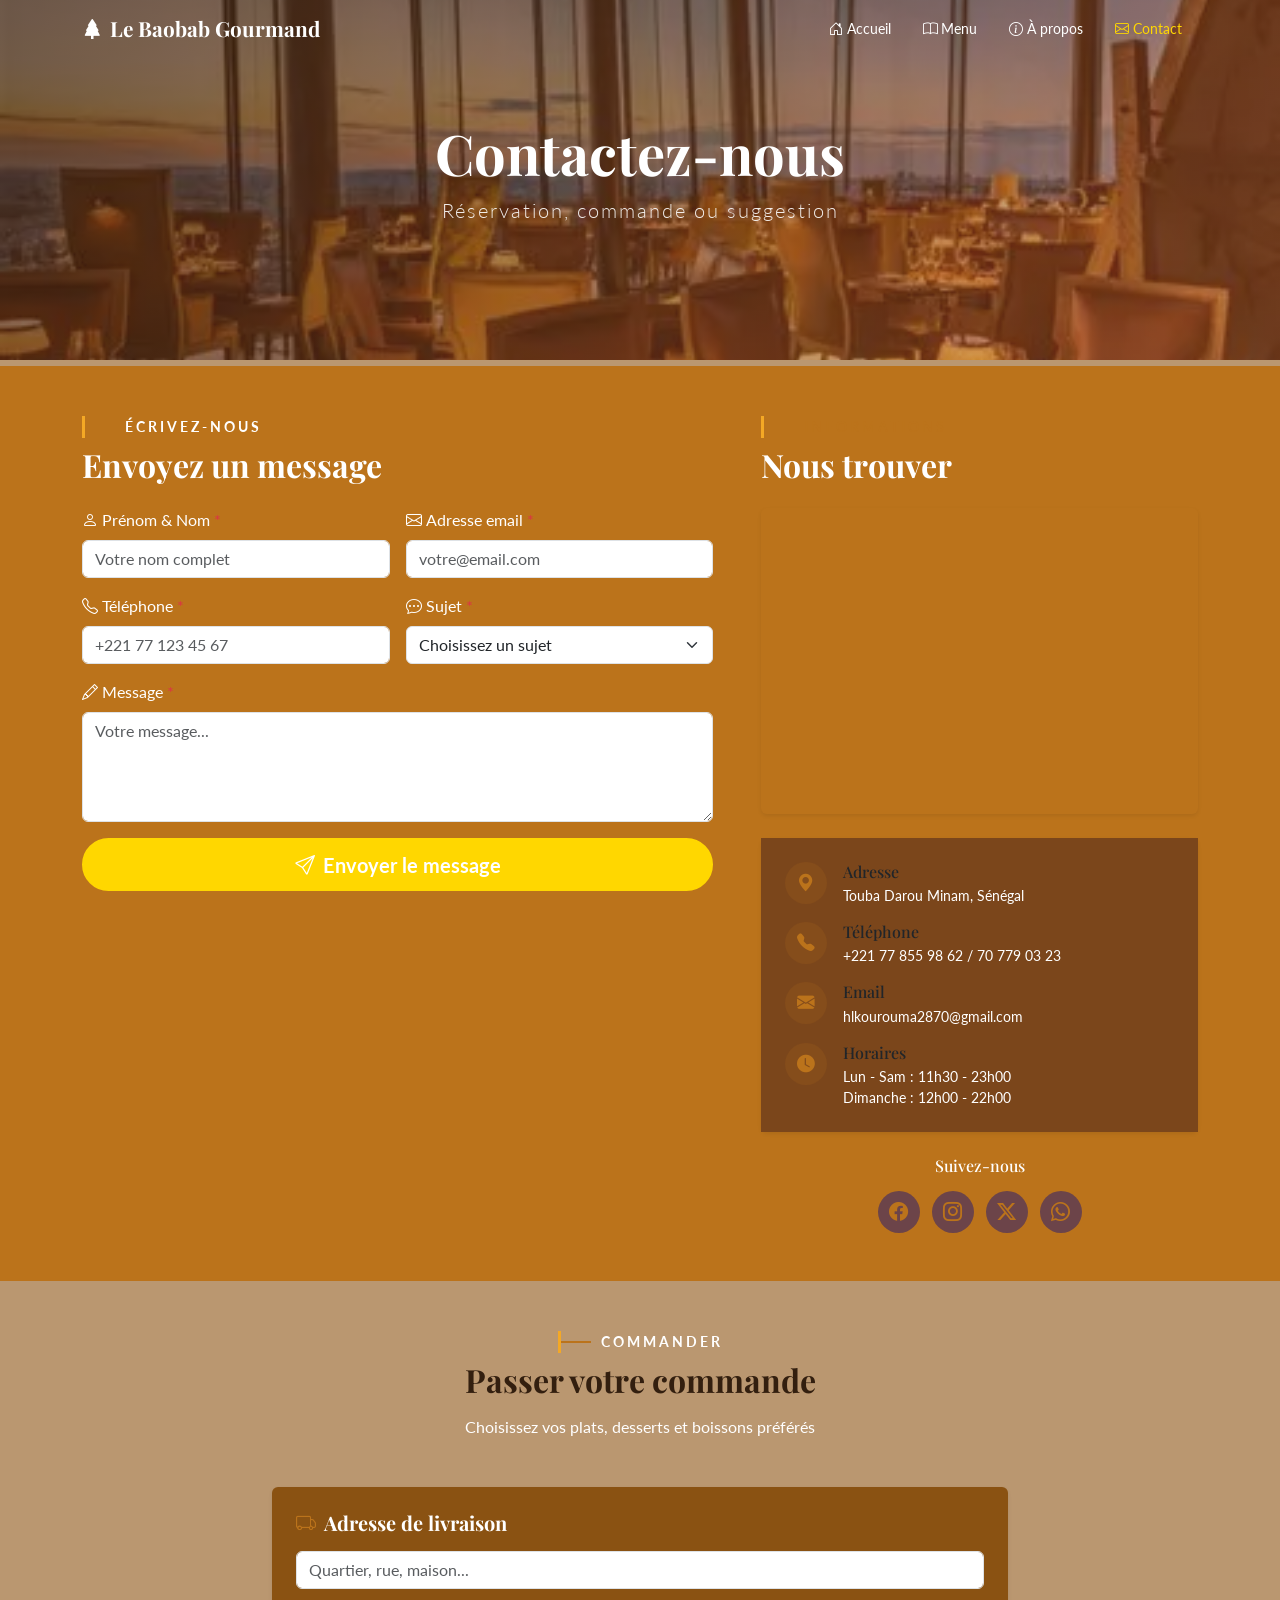
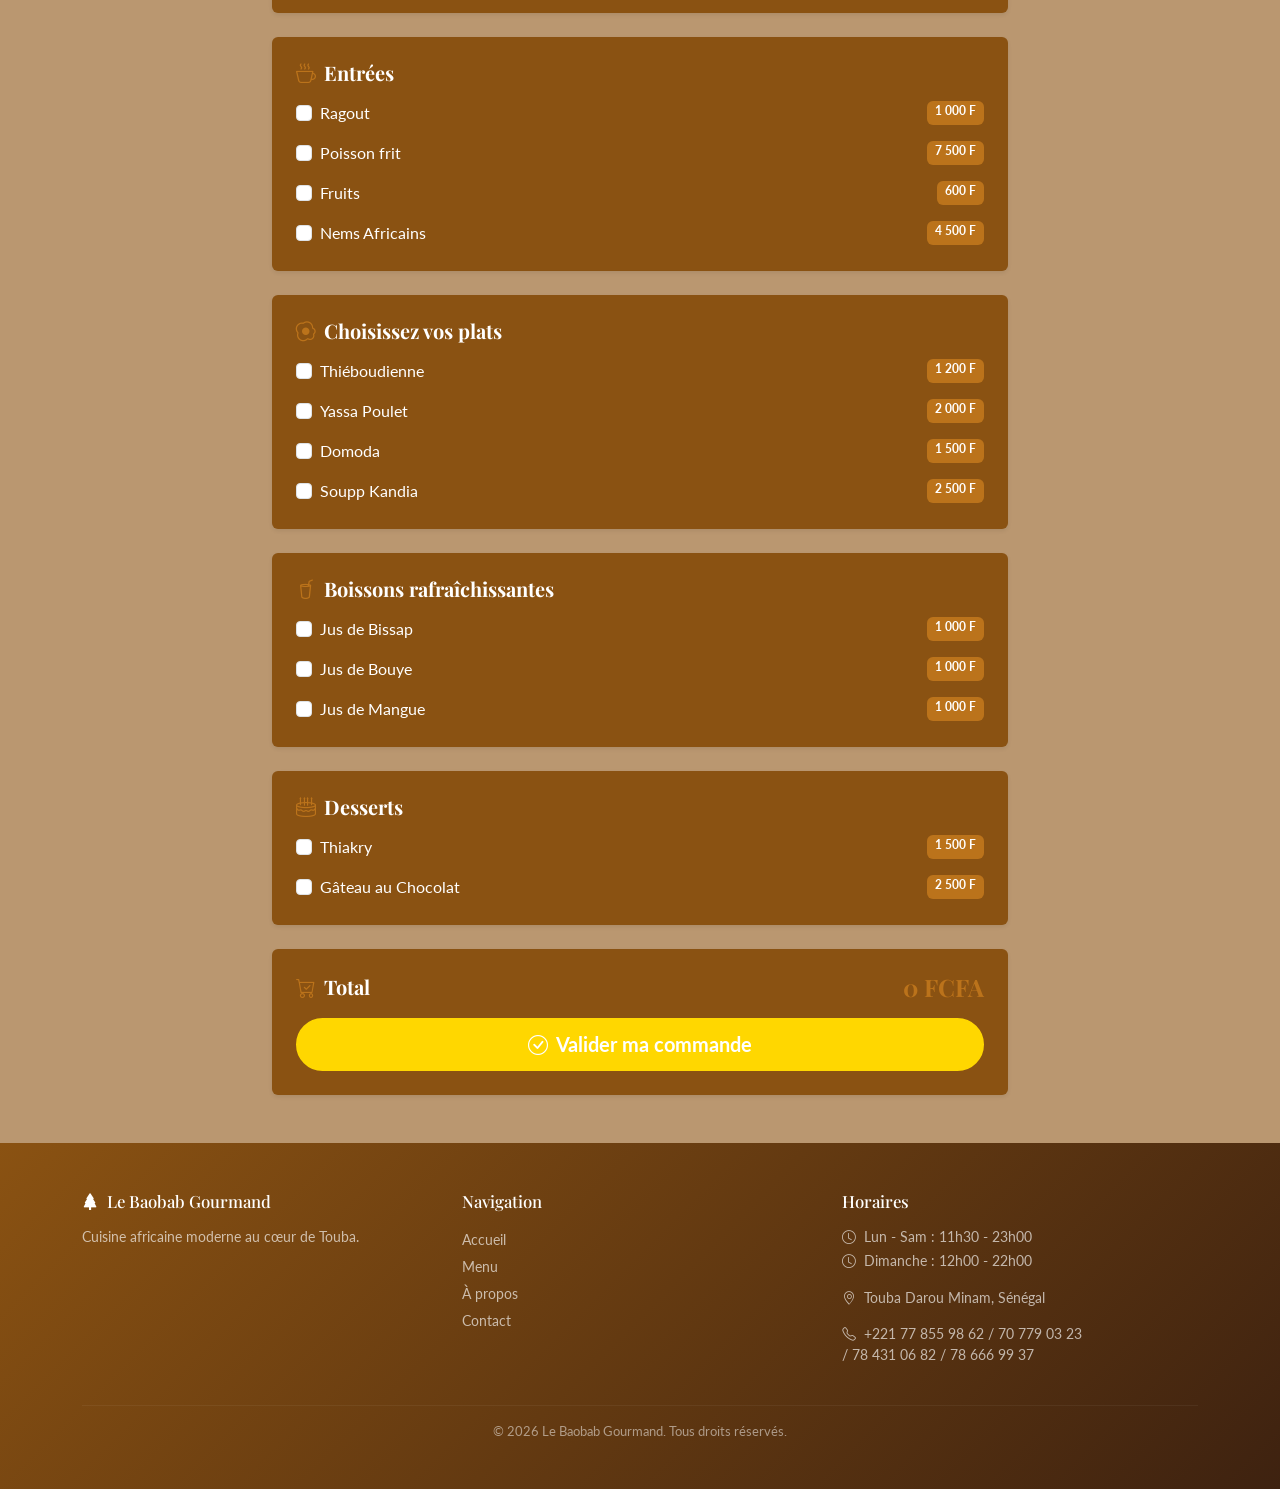
<file: contact.html>
<!DOCTYPE html>
<html lang="fr">
<head>
    <meta charset="UTF-8">
    <meta name="viewport" content="width=device-width, initial-scale=1.0">
    <title>Contact & Commande | Le Baobab Gourmand</title>
    <link href="https://cdn.jsdelivr.net/npm/bootstrap@5.3.3/dist/css/bootstrap.min.css" rel="stylesheet">
    <link rel="stylesheet" href="https://cdn.jsdelivr.net/npm/bootstrap-icons@1.13.1/font/bootstrap-icons.min.css">
    <link rel="preconnect" href="https://fonts.googleapis.com">
    <link rel="preconnect" href="https://fonts.gstatic.com" crossorigin>
    <link href="https://fonts.googleapis.com/css2?family=Playfair+Display:wght@400;700&family=Lato:wght@300;400;700&display=swap" rel="stylesheet">
    <link rel="stylesheet" href="css/style.css">
</head>
<body>
    <header>
        <nav class="navbar navbar-expand-lg fixed-top" id="navbar-main" style="background-color: rgba(187,115,27,0.95);">
            <div class="container">
                <a class="navbar-brand d-flex align-items-center" href="index.html">
                    <i class="bi bi-tree-fill me-2 text-white"></i>
                    <span class="brand-text text-white">Le Baobab Gourmand</span>
                </a>
                <button class="navbar-toggler border-light" type="button"
                        data-bs-toggle="collapse"
                        data-bs-target="#navMenu"
                        aria-controls="navMenu"
                        aria-expanded="false"
                        aria-label="Ouvrir le menu">
                    <span class="navbar-toggler-icon"></span>
                </button>
                <div class="collapse navbar-collapse" id="navMenu">
                    <ul class="navbar-nav ms-auto">
                        <li class="nav-item">
                            <a class="nav-link text-white" href="index.html">
                                <i class="bi bi-house-door me-1"></i>Accueil
                            </a>
                        </li>
                        <li class="nav-item">
                            <a class="nav-link text-white" href="manu.html">
                                <i class="bi bi-book me-1"></i>Menu
                            </a>
                        </li>
                        <li class="nav-item">
                            <a class="nav-link text-white" href="about.html">
                                <i class="bi bi-info-circle me-1"></i>À propos
                            </a>
                        </li>
                        <li class="nav-item">
                            <a class="nav-link text-white active" href="contact.html">
                                <i class="bi bi-envelope me-1"></i>Contact
                            </a>
                        </li>
                    </ul>
                </div>
            </div>
        </nav>
    </header>
    <main>
        <section class="page-banner d-flex align-items-center justify-content-center"
                 style="min-height: 40vh; background: url('images/cuisine.png') center/cover no-repeat; position: relative;">
            <div style="position: absolute; top:0; left:0; right:0; bottom:0; background: linear-gradient(135deg, rgba(62,34,16,0.75), rgba(200,96,42,0.45));"></div>
            <div class="container position-relative text-center text-white">
                <h1 class="display-4 fw-bold">Contactez-nous</h1>
                <p class="lead" style="letter-spacing: 2px; opacity: 0.9;">Réservation, commande ou suggestion</p>
            </div>
        </section>
        <section id="contact-section" class="py-5 text-white" style="background-color: #bb731b; border-top: 6px solid #ba9770;">
            <div class="container">
                <div class="row g-5">
                    <div class="col-lg-7">
                        <span class="section-tag" style="color: white;">Écrivez-nous</span>
                        <h2 class="section-title mb-4" style="color: white;">Envoyez un message</h2>
                        <form id="contact-form" novalidate>
                            <div class="row g-3">
                                <div class="col-md-6">
                                    <label for="nom" class="form-label">
                                        <i class="bi bi-person me-1"></i>Prénom & Nom <span class="text-danger">*</span>
                                    </label>
                                    <input type="text" class="form-control" id="nom" placeholder="Votre nom complet" required>
                                    <div class="invalid-feedback" id="nom-error">Veuillez entrer votre nom.</div>
                                </div>
                                <div class="col-md-6">
                                    <label for="email" class="form-label">
                                        <i class="bi bi-envelope me-1"></i>Adresse email <span class="text-danger">*</span>
                                    </label>
                                    <input type="email" class="form-control" id="email" placeholder="votre@email.com" required>
                                    <div class="invalid-feedback" id="email-error">Veuillez entrer une adresse email valide.</div>
                                </div>
                                <div class="col-md-6">
                                    <label for="telephone" class="form-label">
                                        <i class="bi bi-telephone me-1"></i>Téléphone <span class="text-danger">*</span>
                                    </label>
                                    <input type="tel" class="form-control" id="telephone" placeholder="+221 77 123 45 67" required>
                                    <div class="invalid-feedback" id="telephone-error">Veuillez entrer votre numéro.</div>
                                </div>
                                <div class="col-md-6">
                                    <label for="sujet" class="form-label">
                                        <i class="bi bi-chat-dots me-1"></i>Sujet <span class="text-danger">*</span>
                                    </label>
                                    <select class="form-select" id="sujet" required>
                                        <option value="" selected disabled>Choisissez un sujet</option>
                                        <option value="reservation">Réservation</option>
                                        <option value="commande">Commande à emporter</option>
                                        <option value="information">Demande d'information</option>
                                        <option value="evenement">Événement privé</option>
                                        <option value="autre">Autres</option>
                                    </select>
                                    <div class="invalid-feedback" id="sujet-error">Veuillez sélectionner un sujet.</div>
                                </div>
                                <div class="col-12">
                                    <label for="message" class="form-label">
                                        <i class="bi bi-pencil me-1"></i>Message <span class="text-danger">*</span>
                                    </label>
                                    <textarea class="form-control" id="message" rows="4" placeholder="Votre message..." required></textarea>
                                    <div class="invalid-feedback" id="message-error">Veuillez entrer votre message.</div>
                                </div>
                                <div class="col-12">
                                    <button type="submit" class="btn btn-brand btn-lg w-100" style="color: white;">
                                        <i class="bi bi-send me-2"></i>Envoyer le message
                                    </button>
                                </div>
                            </div>
                        </form>
                        <div id="success-alert" class="alert alert-success mt-3 d-none" role="alert">
                            <i class="bi bi-check-circle me-2"></i>
                            <strong>Merci !</strong> Votre message a été envoyé avec succès.
                        </div>
                    </div>
                    <div class="col-lg-5">
                        <span class="section-tag">Informations</span>
                        <h2 class="section-title mb-4">Nous trouver</h2>
                        <div class="mb-4 rounded shadow-sm overflow-hidden">
                            <iframe src="https://www.google.com/maps/embed?pb=!1m18!1m12!1m3!1d3856.6294677599553!2d-15.889868121728082!3d14.846039548720723!2m3!1f0!2f0!3f0!3m2!1i1024!2i768!4f13.1!3m3!1m2!1s0xeea49448b7e6e81%3A0x36846e88974ff266!2sTouba%20Darou%20Minane!5e0!3m2!1sen!2ssn!4v1777722118454!5m2!1sen!2ssn"
                                    width="100%" height="300" style="border:0;" allowfullscreen="" loading="lazy"
                                    referrerpolicy="no-referrer-when-downgrade"
                                    title="Localisation du restaurant Le Baobab Gourmand"></iframe>
                        </div>
                        <div class="card border-0 shadow-sm" style="border-top: 6px solid #bb731b;">
                            <div class="card-body p-4" style="background-color: #7b461b;">
                                <div class="d-flex mb-3">
                                    <div class="contact-icon me-3"><i class="bi bi-geo-alt-fill"></i></div>
                                    <div>
                                        <h6 class="mb-1">Adresse</h6>
                                        <p class="text-white small mb-0">Touba Darou Minam, Sénégal</p>
                                    </div>
                                </div>
                                <div class="d-flex mb-3">
                                    <div class="contact-icon me-3"><i class="bi bi-telephone-fill"></i></div>
                                    <div>
                                        <h6 class="mb-1">Téléphone</h6>
                                        <p class="text-white small mb-0">
                                            <a href="tel:+221778559862" class="text-decoration-none text-white">+221 77 855 98 62 / 70 779 03 23</a>
                                        </p>
                                    </div>
                                </div>
                                <div class="d-flex mb-3">
                                    <div class="contact-icon me-3"><i class="bi bi-envelope-fill"></i></div>
                                    <div>
                                        <h6 class="mb-1">Email</h6>
                                        <p class="text-white small mb-0">
                                            <a href="mailto:hlkourouma2870@gmail.com" class="text-decoration-none text-white">hlkourouma2870@gmail.com</a>
                                        </p>
                                    </div>
                                </div>
                                <div class="d-flex">
                                    <div class="contact-icon me-3"><i class="bi bi-clock-fill"></i></div>
                                    <div>
                                        <h6 class="mb-1">Horaires</h6>
                                        <p class="text-white small mb-0">Lun - Sam : 11h30 - 23h00<br>Dimanche : 12h00 - 22h00</p>
                                    </div>
                                </div>
                            </div>
                        </div>
                        <div class="text-center mt-4">
                            <h6 class="mb-3">Suivez-nous</h6>
                            <a href="https://www.facebook.com/share/18WxxamrUV/?mibextid=wwXIfr" class="social-link me-2" title="Facebook"><i class="bi bi-facebook"></i></a>
                            <a href="https://www.instagram.com/halimatou7973krooms" class="social-link me-2" title="Instagram"><i class="bi bi-instagram"></i></a>
                            <a href="https://twitter.com/@Hamza1460" class="social-link me-2" title="Twitter"><i class="bi bi-twitter-x"></i></a>
                            <a href="https://wa.me/221778559862" class="social-link" title="WhatsApp"><i class="bi bi-whatsapp"></i></a>
                        </div>
                    </div>
                </div>
            </div>
        </section>
        <section id="commande-section" class="py-5" style="background-color: #ba9770;">
            <div class="container">
                <div class="row justify-content-center">
                    <div class="col-lg-8">
                        <div class="text-center mb-5">
                            <span class="section-tag" style="color: white;">Commander</span>
                            <h2 class="section-title">Passer votre commande</h2>
                            <p class="text-white">Choisissez vos plats, desserts et boissons préférés</p>
                        </div>
                        <form id="commande-form" novalidate>
                            <div class="card border-0 shadow-sm mb-4">
                                <div class="card-body p-4 text-white">
                                    <h5 class="fw-bold mb-3">
                                        <i class="bi bi-truck me-2 text-brand"></i>Adresse de livraison
                                    </h5>
                                    <input type="text" class="form-control" id="adresse" placeholder="Quartier, rue, maison..." required>
                                    <div class="invalid-feedback" id="adresse-error">Veuillez entrer votre adresse.</div>
                                </div>
                            </div>
                            <div class="card border-0 shadow-sm mb-4">
                                <div class="card-body p-4 text-white">
                                    <h5 class="fw-bold mb-3">
                                        <i class="bi bi-cup-hot me-2 text-brand"></i>Entrées
                                    </h5>
                                    <div class="form-check mb-3">
                                        <input class="form-check-input commande-item" type="checkbox" id="ragout" value="1000" data-nom="Ragout">
                                        <label class="form-check-label d-flex justify-content-between w-100" for="ragout">
                                            <span>Ragout</span>
                                            <span class="badge bg-brand">1 000 F</span>
                                        </label>
                                    </div>
                                    <div class="form-check mb-3">
                                        <input class="form-check-input commande-item" type="checkbox" id="poisson-frit" value="7500" data-nom="Poisson frit">
                                        <label class="form-check-label d-flex justify-content-between w-100" for="poisson-frit">
                                            <span>Poisson frit</span>
                                            <span class="badge bg-brand">7 500 F</span>
                                        </label>
                                    </div>
                                    <div class="form-check mb-3">
                                        <input class="form-check-input commande-item" type="checkbox" id="fruits" value="600" data-nom="Fruits">
                                        <label class="form-check-label d-flex justify-content-between w-100" for="fruits">
                                            <span>Fruits</span>
                                            <span class="badge bg-brand">600 F</span>
                                        </label>
                                    </div>
                                    <div class="form-check">
                                        <input class="form-check-input commande-item" type="checkbox" id="nems" value="4500" data-nom="Nems Africains">
                                        <label class="form-check-label d-flex justify-content-between w-100" for="nems">
                                            <span>Nems Africains</span>
                                            <span class="badge bg-brand">4 500 F</span>
                                        </label>
                                    </div>
                                </div>
                            </div>
                            <div class="card border-0 shadow-sm mb-4">
                                <div class="card-body p-4 text-white">
                                    <h5 class="fw-bold mb-3">
                                        <i class="bi bi-egg-fried me-2 text-brand"></i>Choisissez vos plats
                                    </h5>
                                    <div class="form-check mb-3">
                                        <input class="form-check-input commande-item" type="checkbox" id="thieb" value="1200" data-nom="Thiéboudienne">
                                        <label class="form-check-label d-flex justify-content-between w-100" for="thieb">
                                            <span>Thiéboudienne</span>
                                            <span class="badge bg-brand">1 200 F</span>
                                        </label>
                                    </div>
                                    <div class="form-check mb-3">
                                        <input class="form-check-input commande-item" type="checkbox" id="yassa" value="2000" data-nom="Yassa Poulet">
                                        <label class="form-check-label d-flex justify-content-between w-100" for="yassa">
                                            <span>Yassa Poulet</span>
                                            <span class="badge bg-brand">2 000 F</span>
                                        </label>
                                    </div>
                                    <div class="form-check mb-3">
                                        <input class="form-check-input commande-item" type="checkbox" id="domoda" value="1500" data-nom="Domoda">
                                        <label class="form-check-label d-flex justify-content-between w-100" for="domoda">
                                            <span>Domoda</span>
                                            <span class="badge bg-brand">1 500 F</span>
                                        </label>
                                    </div>
                                    <div class="form-check">
                                        <input class="form-check-input commande-item" type="checkbox" id="soupp" value="2500" data-nom="Soupp Kandia">
                                        <label class="form-check-label d-flex justify-content-between w-100" for="soupp">
                                            <span>Soupp Kandia</span>
                                            <span class="badge bg-brand">2 500 F</span>
                                        </label>
                                    </div>
                                </div>
                            </div>
                            <div class="card border-0 shadow-sm mb-4">
                                <div class="card-body p-4 text-white">
                                    <h5 class="fw-bold mb-3">
                                        <i class="bi bi-cup-straw me-2 text-brand"></i>Boissons rafraîchissantes
                                    </h5>
                                    <div class="form-check mb-3">
                                        <input class="form-check-input commande-item" type="checkbox" id="bissap" value="1000" data-nom="Jus de Bissap">
                                        <label class="form-check-label d-flex justify-content-between w-100" for="bissap">
                                            <span>Jus de Bissap</span>
                                            <span class="badge bg-brand">1 000 F</span>
                                        </label>
                                    </div>
                                    <div class="form-check mb-3">
                                        <input class="form-check-input commande-item" type="checkbox" id="bouye" value="1000" data-nom="Jus de Bouye">
                                        <label class="form-check-label d-flex justify-content-between w-100" for="bouye">
                                            <span>Jus de Bouye</span>
                                            <span class="badge bg-brand">1 000 F</span>
                                        </label>
                                    </div>
                                    <div class="form-check">
                                        <input class="form-check-input commande-item" type="checkbox" id="mangue" value="1000" data-nom="Jus de Mangue">
                                        <label class="form-check-label d-flex justify-content-between w-100" for="mangue">
                                            <span>Jus de Mangue</span>
                                            <span class="badge bg-brand">1 000 F</span>
                                        </label>
                                    </div>
                                </div>
                            </div>
                            <div class="card border-0 shadow-sm mb-4">
                                <div class="card-body p-4 text-white">
                                    <h5 class="fw-bold mb-3">
                                        <i class="bi bi-cake2 me-2 text-brand"></i>Desserts
                                    </h5>
                                    <div class="form-check mb-3">
                                        <input class="form-check-input commande-item" type="checkbox" id="thiakry" value="1500" data-nom="Thiakry">
                                        <label class="form-check-label d-flex justify-content-between w-100" for="thiakry">
                                            <span>Thiakry</span>
                                            <span class="badge bg-brand">1 500 F</span>
                                        </label>
                                    </div>
                                    <div class="form-check">
                                        <input class="form-check-input commande-item" type="checkbox" id="gateau-choco" value="2500" data-nom="Gâteau au Chocolat">
                                        <label class="form-check-label d-flex justify-content-between w-100" for="gateau-choco">
                                            <span>Gâteau au Chocolat</span>
                                            <span class="badge bg-brand">2 500 F</span>
                                        </label>
                                    </div>
                                </div>
                            </div>
                            <div class="card border-0 shadow-sm">
                                <div class="card-body p-4 text-white">
                                    <div class="d-flex justify-content-between align-items-center mb-3">
                                        <h5 class="fw-bold mb-0">
                                            <i class="bi bi-cart-check me-2 text-brand"></i>Total
                                        </h5>
                                        <h4 class="fw-bold text-brand mb-0" id="total-prix">0 FCFA</h4>
                                    </div>
                                    <button type="submit" class="btn btn-brand btn-lg w-100 text-white">
                                        <i class="bi bi-check-circle me-2"></i>Valider ma commande
                                    </button>
                                </div>
                            </div>
                        </form>
                        <div id="commande-alert" class="alert alert-success mt-3 d-none" role="alert">
                            <i class="bi bi-check-circle me-2"></i>
                            <strong>Commande envoyée !</strong> Nous vous contacterons pour confirmer la livraison.
                        </div>
                    </div>
                </div>
            </div>
        </section>
    </main>
    <footer class="footer-section text-white py-5">
        <div class="container">
            <div class="row g-4">
                <div class="col-md-4">
                    <h5 class="footer-title">
                        <i class="bi bi-tree-fill me-2 text-white"></i>Le Baobab Gourmand
                    </h5>
                    <p class="footer-text">Cuisine africaine moderne au cœur de Touba.</p>
                </div>
                <div class="col-md-4">
                    <h5 class="footer-title">Navigation</h5>
                    <ul class="list-unstyled">
                        <li><a href="index.html" class="footer-link">Accueil</a></li>
                        <li><a href="manu.html" class="footer-link">Menu</a></li>
                        <li><a href="about.html" class="footer-link">À propos</a></li>
                        <li><a href="contact.html" class="footer-link">Contact</a></li>
                    </ul>
                </div>
                <div class="col-md-4">
                    <h5 class="footer-title">Horaires</h5>
                    <p class="footer-text mb-1"><i class="bi bi-clock me-1"></i> Lun - Sam : 11h30 - 23h00</p>
                    <p class="footer-text mb-1"><i class="bi bi-clock me-1"></i> Dimanche : 12h00 - 22h00</p>
                    <p class="footer-text mt-3"><i class="bi bi-geo-alt me-1"></i> Touba Darou Minam, Sénégal</p>
                    <p class="footer-text"><i class="bi bi-telephone me-1"></i> +221 77 855 98 62 / 70 779 03 23<br>/ 78 431 06 82 / 78 666 99 37</p>
                </div>
            </div>
            <hr class="footer-hr mt-4">
            <p class="text-center mb-0 footer-copyright">&copy; 2026 Le Baobab Gourmand. Tous droits réservés.</p>
        </div>
    </footer>
    <button id="btn-top" class="btn-back-to-top" title="Retour en haut">
        <i class="bi bi-arrow-up-short"></i>
    </button>
    <script src="https://cdn.jsdelivr.net/npm/bootstrap@5.3.3/dist/js/bootstrap.bundle.min.js"></script>
    <script src="js/script.js"></script>
</body>
</html>
</file>
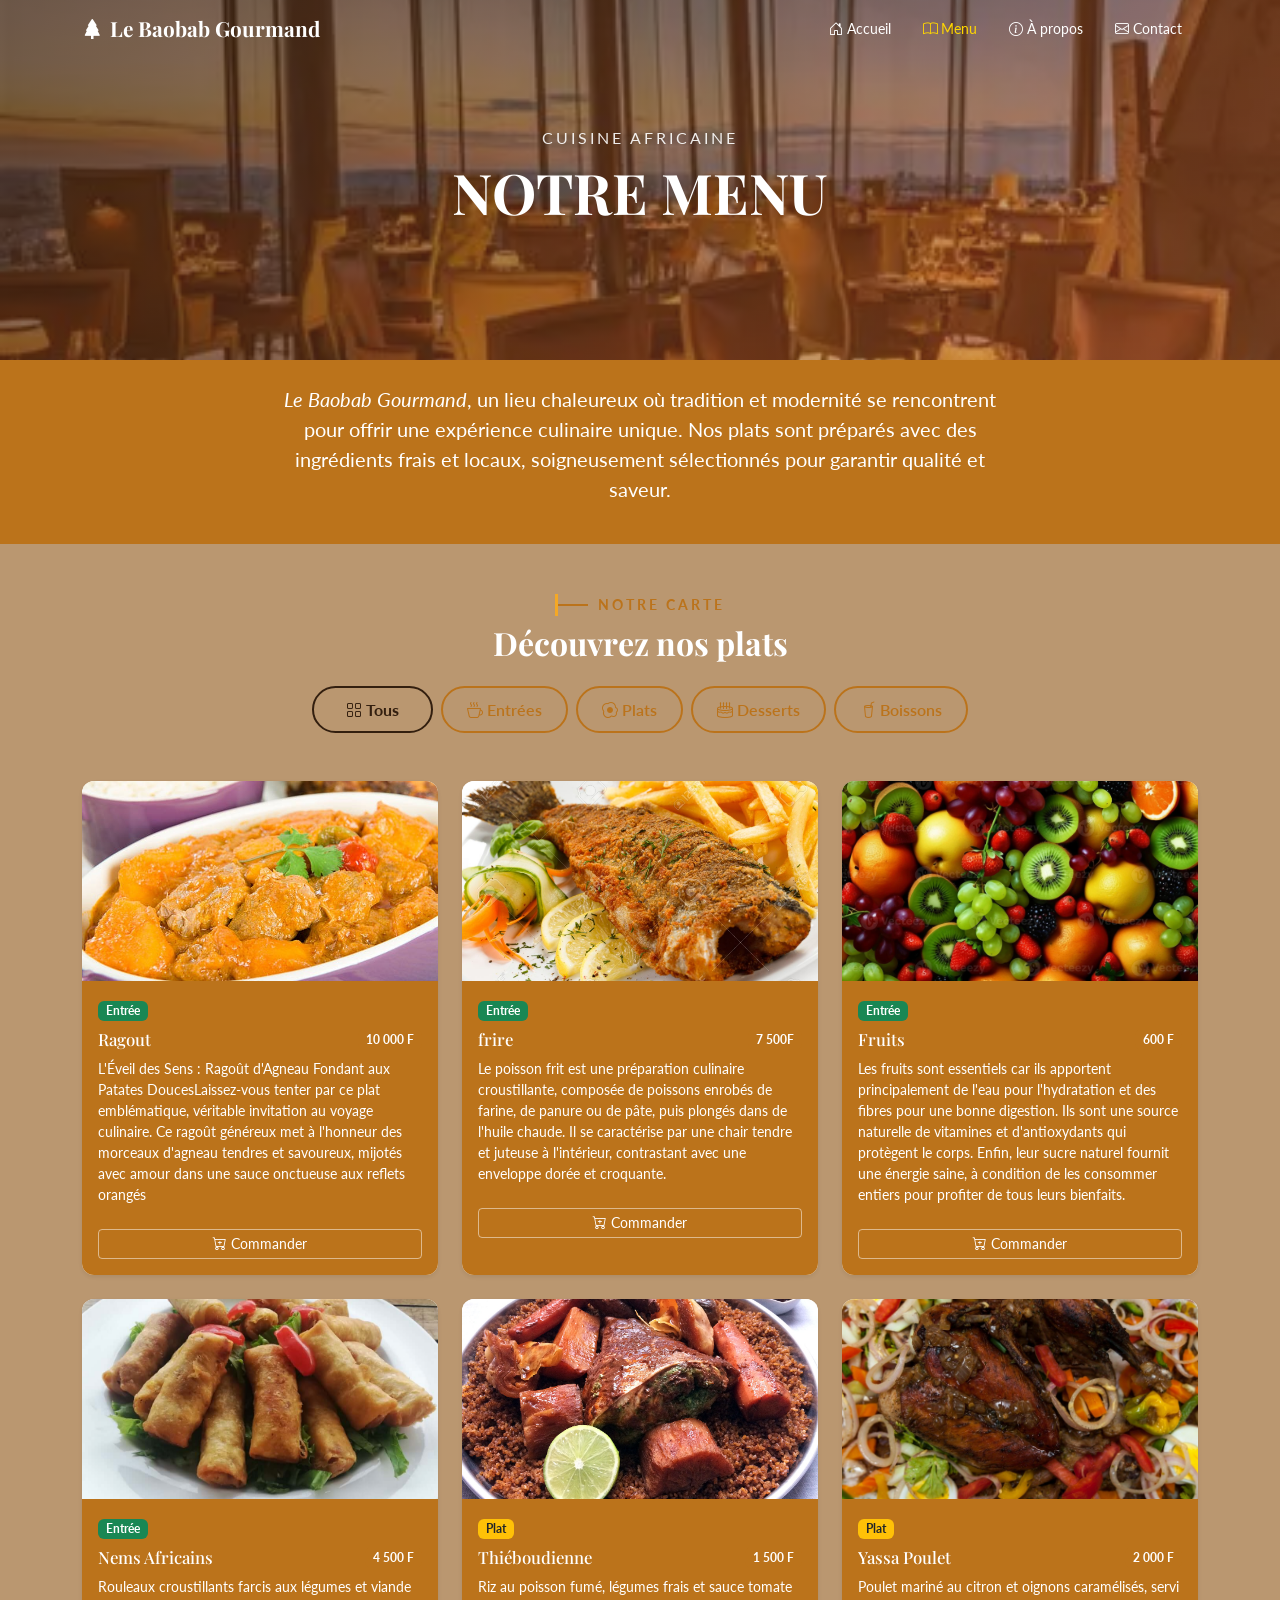
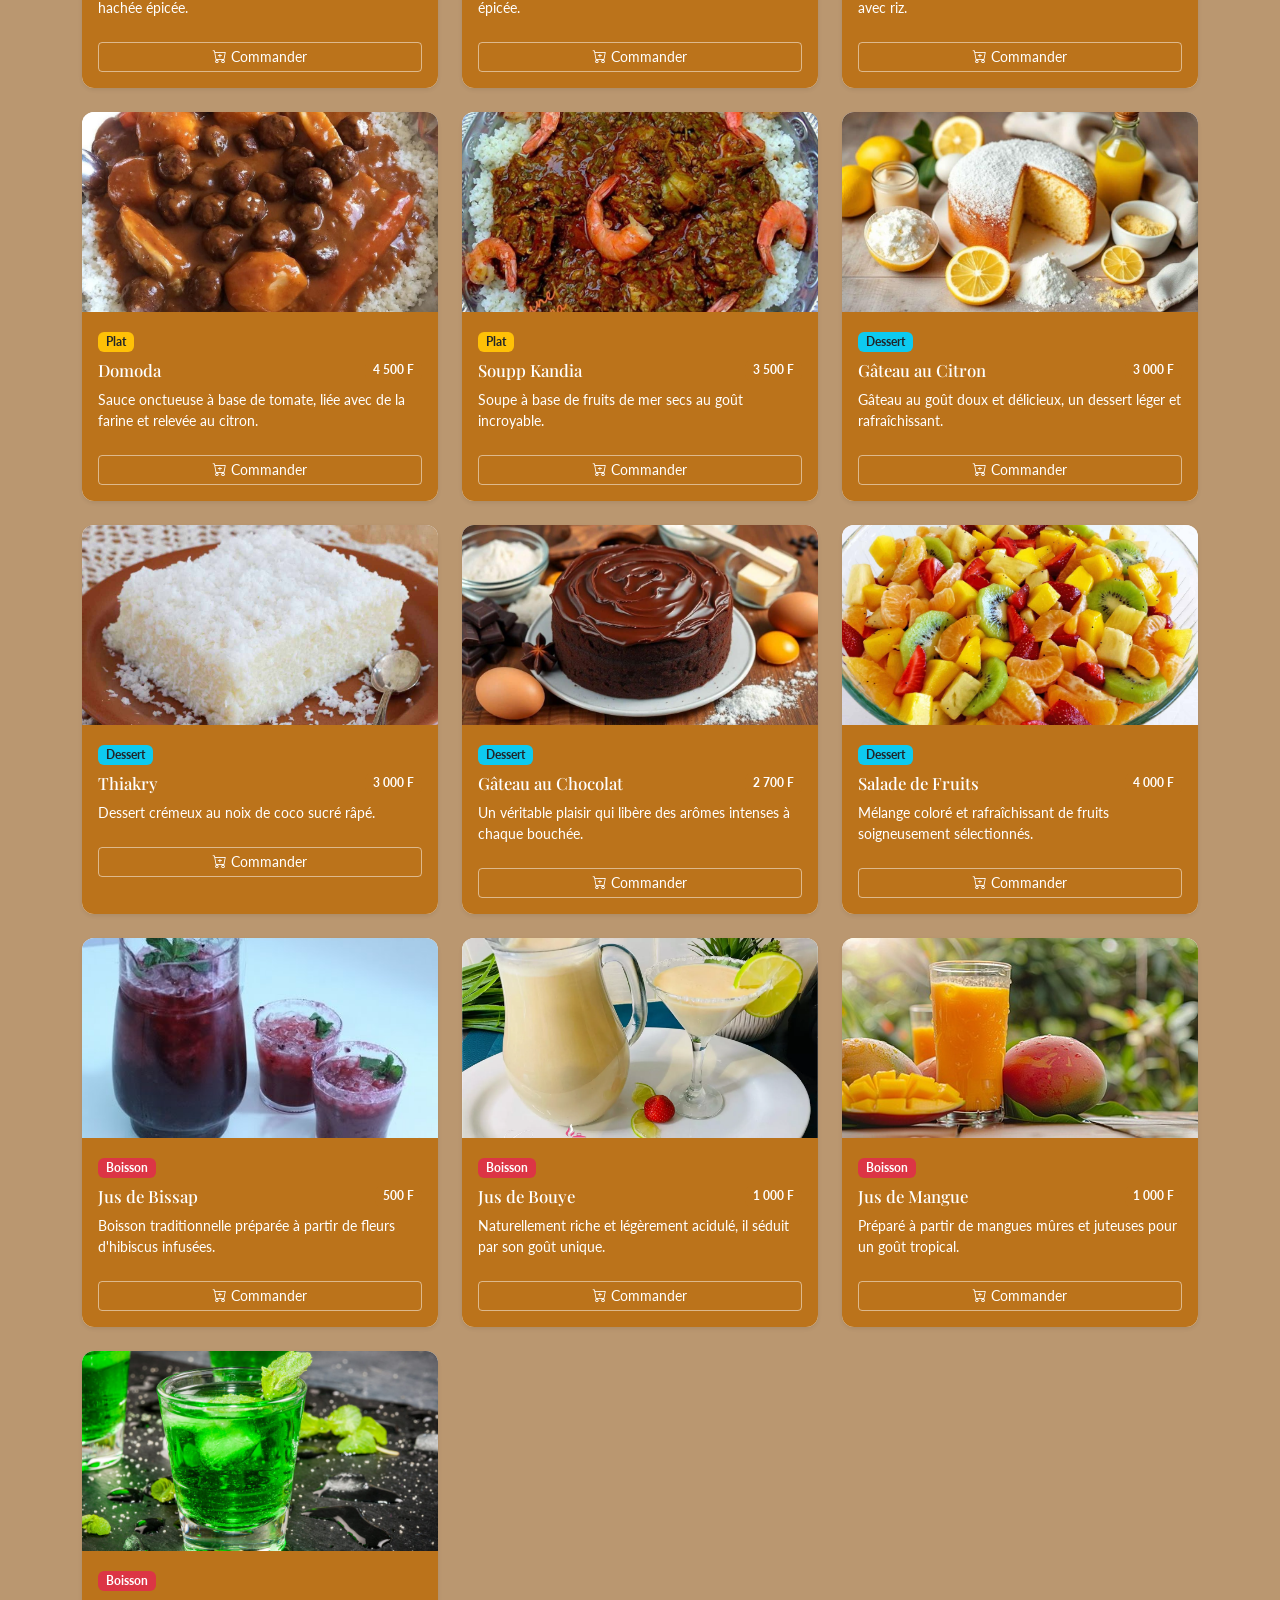
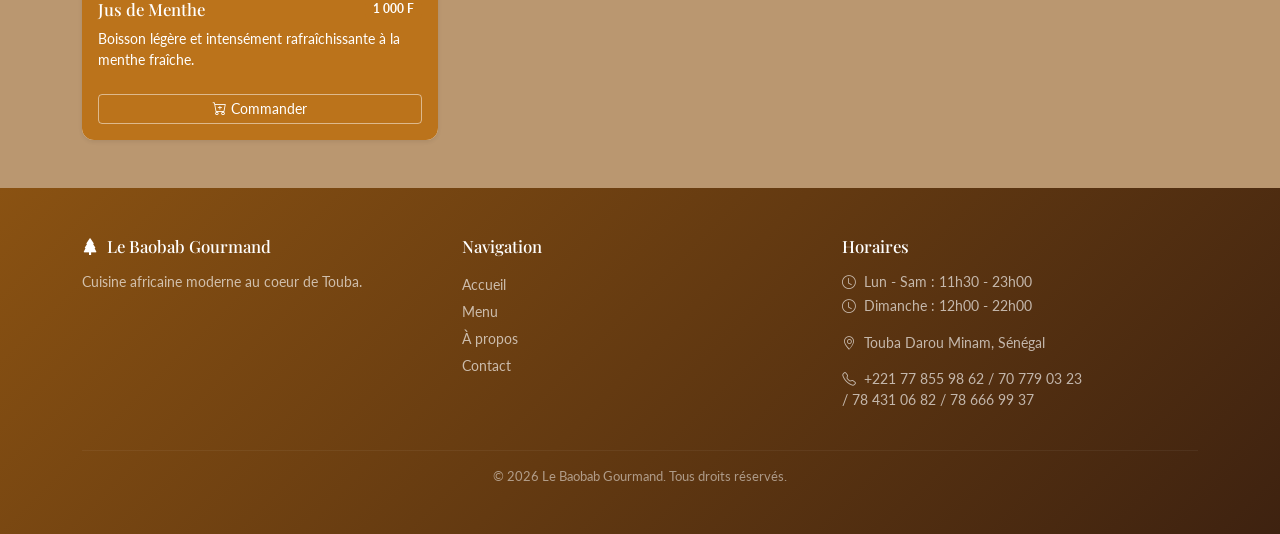
<file: manu.html>
<!DOCTYPE html>
<html lang="fr">
<head>
    <meta charset="UTF-8">
    <meta name="viewport" content="width=device-width, initial-scale=1.0">
    <title>Menu | Le Baobab Gourmand</title>
    <link href="https://cdn.jsdelivr.net/npm/bootstrap@5.3.3/dist/css/bootstrap.min.css" rel="stylesheet">
    <link rel="stylesheet" href="https://cdn.jsdelivr.net/npm/bootstrap-icons@1.13.1/font/bootstrap-icons.min.css">
    <link rel="preconnect" href="https://fonts.googleapis.com">
    <link rel="preconnect" href="https://fonts.gstatic.com" crossorigin>
    <link href="https://fonts.googleapis.com/css2?family=Playfair+Display:wght@400;700&family=Lato:wght@300;400;700&display=swap" rel="stylesheet">
    <link rel="stylesheet" href="css/style.css">
</head>
<body>

    <header>
        <nav class="navbar navbar-expand-lg fixed-top" id="navbar-main" style="background-color: rgba(187,115,27,0.95);">
            <div class="container">
                <a class="navbar-brand d-flex align-items-center text-white" href="index.html">
                    <i class="bi bi-tree-fill me-2"></i>
                    <span class="brand-text">Le Baobab Gourmand</span>
                </a>
                <button class="navbar-toggler border-light" type="button"
                        data-bs-toggle="collapse"
                        data-bs-target="#navMenu"
                        aria-controls="navMenu"
                        aria-expanded="false"
                        aria-label="Ouvrir le menu">
                    <span class="navbar-toggler-icon"></span>
                </button>
                <div class="collapse navbar-collapse" id="navMenu">
                    <ul class="navbar-nav ms-auto">
                        <li class="nav-item">
                            <a class="nav-link text-white" href="index.html">
                                <i class="bi bi-house-door me-1"></i>Accueil
                            </a>
                        </li>
                        <li class="nav-item">
                            <a class="nav-link text-white active" href="manu.html">
                                <i class="bi bi-book me-1"></i>Menu
                            </a>
                        </li>
                        <li class="nav-item">
                            <a class="nav-link text-white" href="about.html">
                                <i class="bi bi-info-circle me-1"></i>À propos
                            </a>
                        </li>
                        <li class="nav-item">
                            <a class="nav-link text-white" href="contact.html">
                                <i class="bi bi-envelope me-1"></i>Contact
                            </a>
                        </li>
                    </ul>
                </div>
            </div>
        </nav>
    </header>

    <main>

        <section class="page-banner d-flex align-items-center justify-content-center"
                style="min-height: 40vh; background: url('images/cuisine.png') center/cover no-repeat; position: relative;">
            <div style="position: absolute; top:0; left:0; right:0; bottom:0; background: linear-gradient(135deg, rgba(62,34,16,0.75), rgba(200,96,42,0.45));"></div>
            <div class="container position-relative text-center text-white">
                <p class="text-uppercase mb-2" style="letter-spacing: 3px; opacity: 0.9;">Cuisine Africaine</p>
                <h1 class="display-4 fw-bold">NOTRE MENU</h1>
            </div>
        </section>

        <section class="py-4" style="background-color: #bb731b;">
            <div class="container text-center">
                <p class="text-white col-lg-8 mx-auto" style="font-size: 20px;">
                    <em>Le Baobab Gourmand</em>, un lieu chaleureux où tradition et modernité
                    se rencontrent pour offrir une expérience culinaire unique. Nos plats sont préparés avec des
                    ingrédients frais et locaux, soigneusement sélectionnés pour garantir qualité et saveur.
                </p>
            </div>
        </section>

        <section id="menu-section" class="py-5" style="background-color: #ba9770;">
            <div class="container">

                <div class="text-center mb-5">
                    <span class="section-tag">Notre carte</span>
                    <h2 class="section-title mb-4" style="color: white;">Découvrez nos plats</h2>
                    <div class="filter-buttons">
                        <button class="btn btn-brand filter-btn active" data-filter="all">
                            <i class="bi bi-grid me-1"></i>Tous
                        </button>
                        <button class="btn btn-outline-brand filter-btn" data-filter="entree">
                            <i class="bi bi-cup-hot me-1"></i>Entrées
                        </button>
                        <button class="btn btn-outline-brand filter-btn" data-filter="plat">
                            <i class="bi bi-egg-fried me-1"></i>Plats
                        </button>
                        <button class="btn btn-outline-brand filter-btn" data-filter="dessert">
                            <i class="bi bi-cake2 me-1"></i>Desserts
                        </button>
                        <button class="btn btn-outline-brand filter-btn" data-filter="boisson">
                            <i class="bi bi-cup-straw me-1"></i>Boissons
                        </button>
                    </div>
                </div>
                <div class="row g-4" id="menu-grid">
                    <div class="col-md-6 col-lg-4 menu-card" data-category="entree">
                        <div class="card dish-card h-100 shadow-sm">
                            <img src="images/ragou.png.jpeg" class="card-img-top" alt="Ragout d'Agneau">
                            <div class="card-body">
                                <span class="badge bg-success mb-2">Entrée</span>
                                <div class="d-flex justify-content-between align-items-center mb-2">
                                    <h5 class="card-title mb-0">Ragout</h5>
                                        <span class="badge bg-brand">10 000 F</span>
                                    </div>
                                    <p class="card-text text-white small">
                                    L'Éveil des Sens : Ragoût d'Agneau Fondant aux Patates DoucesLaissez-vous tenter
                                    par ce plat emblématique, véritable invitation au voyage culinaire. 
                                    Ce ragoût généreux met à l'honneur des morceaux d'agneau tendres
                                    et savoureux, mijotés avec amour dans une sauce onctueuse aux reflets orangés  
                                </p>
                                <a href="contact.html#commande-section" class="btn btn-sm btn-outline-light w-100 mt-2">
                                    <i class="bi bi-cart-plus me-1"></i>Commander
                                </a>
                            </div>
                        </div>
                    </div>
                    <div class="col-md-6 col-lg-4 menu-card" data-category="entree">
                        <div class="card dish-card h-100 shadow-sm">
                            <img src="images/firire.jpg" class="card-img-top" alt="poisson frite croustillant">
                            <div class="card-body">
                                <span class="badge bg-success mb-2">Entrée</span>
                                <div class="d-flex justify-content-between align-items-center mb-2">
                                    <h5 class="card-title mb-0">frire</h5>
                                    <span class="badge bg-brand">7 500F</span>
                                </div>
                                <p class="card-text text-white small">
                                    Le poisson frit est une préparation culinaire croustillante, 
                                    composée de poissons enrobés de farine, de panure ou de pâte, 
                                    puis plongés dans de l'huile chaude. Il se caractérise par une chair tendre et 
                                    juteuse à l'intérieur, contrastant avec une enveloppe dorée et croquante.
                                </p>
                                <a href="contact.html#commande-section" class="btn btn-sm btn-outline-light w-100 mt-2">
                                    <i class="bi bi-cart-plus me-1"></i>Commander
                                </a>
                            </div>
                        </div>
                    </div>

                    <div class="col-md-6 col-lg-4 menu-card" data-category="entree">
                        <div class="card dish-card h-100 shadow-sm">
                            <img src="images/ban.png" class="card-img-top" alt="Accras de morue croustillants">
                            <div class="card-body">
                                <span class="badge bg-success mb-2">Entrée</span>
                                <div class="d-flex justify-content-between align-items-center mb-2">
                                    <h5 class="card-title mb-0">Fruits</h5>
                                    <span class="badge bg-brand">600 F</span>
                                </div>
                                <p class="card-text text-white small">
                                Les fruits sont essentiels car ils apportent principalement de l'eau 
                                pour l'hydratation et des fibres pour une bonne digestion. 
                                Ils sont une source naturelle de vitamines 
                                et d'antioxydants qui protègent le corps. 
                                Enfin, leur sucre naturel fournit une énergie saine,
                                à condition de les consommer entiers pour profiter de tous leurs bienfaits.        
                                </p>
                                <a href="contact.html#commande-section" class="btn btn-sm btn-outline-light w-100 mt-2">
                                    <i class="bi bi-cart-plus me-1"></i>Commander
                                </a>
                            </div>
                        </div>
                    </div>

                    <div class="col-md-6 col-lg-4 menu-card" data-category="entree">
                        <div class="card dish-card h-100 shadow-sm">
                            <img src="images/Nems.png" class="card-img-top" alt="Nems africains aux légumes">
                            <div class="card-body">
                                <span class="badge bg-success mb-2">Entrée</span>
                                <div class="d-flex justify-content-between align-items-center mb-2">
                                    <h5 class="card-title mb-0">Nems Africains</h5>
                                    <span class="badge bg-brand">4 500 F</span>
                                </div>
                                <p class="card-text text-white small">
                                    Rouleaux croustillants farcis aux légumes et viande hachée épicée.
                                </p>
                                <a href="contact.html#commande-section" class="btn btn-sm btn-outline-light w-100 mt-2">
                                    <i class="bi bi-cart-plus me-1"></i>Commander
                                </a>
                            </div>
                        </div>
                    </div>
                    <div class="col-md-6 col-lg-4 menu-card" data-category="plat">
                        <div class="card dish-card h-100 shadow-sm">
                            <img src="images/jen4.png" class="card-img-top" alt="Thiéboudienne, riz au poisson sénégalais">
                            <div class="card-body">
                                <span class="badge bg-warning text-dark mb-2">Plat</span>
                                <div class="d-flex justify-content-between align-items-center mb-2">
                                    <h5 class="card-title mb-0">Thiéboudienne</h5>
                                    <span class="badge bg-brand">1 500 F</span>
                                </div>
                                <p class="card-text text-white small">
                                    Riz au poisson fumé, légumes frais et sauce tomate épicée.
                                </p>
                                <a href="contact.html#commande-section" class="btn btn-sm btn-outline-light w-100 mt-2">
                                    <i class="bi bi-cart-plus me-1"></i>Commander
                                </a>
                            </div>
                        </div>
                    </div>
                    <div class="col-md-6 col-lg-4 menu-card" data-category="plat">
                        <div class="card dish-card h-100 shadow-sm">
                            <img src="images/yassa.png" class="card-img-top" alt="Yassa poulet aux oignons caramélisés">
                            <div class="card-body">
                                <span class="badge bg-warning text-dark mb-2">Plat</span>
                                <div class="d-flex justify-content-between align-items-center mb-2">
                                    <h5 class="card-title mb-0">Yassa Poulet</h5>
                                    <span class="badge bg-brand">2 000 F</span>
                                </div>
                                <p class="card-text text-white small">
                                    Poulet mariné au citron et oignons caramélisés, servi avec riz.
                                </p>
                                <a href="contact.html#commande-section" class="btn btn-sm btn-outline-light w-100 mt-2">
                                    <i class="bi bi-cart-plus me-1"></i>Commander
                                </a>
                            </div>
                        </div>
                    </div>
                    <div class="col-md-6 col-lg-4 menu-card" data-category="plat">
                        <div class="card dish-card h-100 shadow-sm">
                            <img src="images/domo.png" class="card-img-top" alt="Domoda, viande en sauce arachide">
                            <div class="card-body">
                                <span class="badge bg-warning text-dark mb-2">Plat</span>
                                <div class="d-flex justify-content-between align-items-center mb-2">
                                    <h5 class="card-title mb-0">Domoda</h5>
                                    <span class="badge bg-brand">4 500 F</span>
                                </div>
                                <p class="card-text text-white small">
                                    Sauce onctueuse à base de tomate, liée avec de la farine et relevée au citron.
                                </p>
                                <a href="contact.html#commande-section" class="btn btn-sm btn-outline-light w-100 mt-2">
                                    <i class="bi bi-cart-plus me-1"></i>Commander
                                </a>
                            </div>
                        </div>
                    </div>
                    <div class="col-md-6 col-lg-4 menu-card" data-category="plat">
                        <div class="card dish-card h-100 shadow-sm">
                            <img src="images/soupe.png" class="card-img-top" alt="Soupp Kandia, soupe aux fruits de mer">
                            <div class="card-body">
                                <span class="badge bg-warning text-dark mb-2">Plat</span>
                                <div class="d-flex justify-content-between align-items-center mb-2">
                                    <h5 class="card-title mb-0">Soupp Kandia</h5>
                                    <span class="badge bg-brand">3 500 F</span>
                                </div>
                                <p class="card-text text-white small">
                                    Soupe à base de fruits de mer secs au goût incroyable.
                                </p>
                                <a href="contact.html#commande-section" class="btn btn-sm btn-outline-light w-100 mt-2">
                                    <i class="bi bi-cart-plus me-1"></i>Commander
                                </a>
                            </div>
                        </div>
                    </div>
                    <div class="col-md-6 col-lg-4 menu-card" data-category="dessert">
                        <div class="card dish-card h-100 shadow-sm">
                            <img src="images/gâteau.png" class="card-img-top" alt="Gâteau au jus de citron">
                            <div class="card-body">
                                <span class="badge bg-info text-dark mb-2">Dessert</span>
                                <div class="d-flex justify-content-between align-items-center mb-2">
                                    <h5 class="card-title mb-0">Gâteau au Citron</h5>
                                    <span class="badge bg-brand">3 000 F</span>
                                </div>
                                <p class="card-text text-white small">
                                    Gâteau au goût doux et délicieux, un dessert léger et rafraîchissant.
                                </p>
                                <a href="contact.html#commande-section" class="btn btn-sm btn-outline-light w-100 mt-2">
                                    <i class="bi bi-cart-plus me-1"></i>Commander
                                </a>
                            </div>
                        </div>
                    </div>
                    <div class="col-md-6 col-lg-4 menu-card" data-category="dessert">
                        <div class="card dish-card h-100 shadow-sm">
                            <img src="images/deser.png" class="card-img-top" alt="Gâteau fondant au noix de coco">
                            <div class="card-body">
                                <span class="badge bg-info text-dark mb-2">Dessert</span>
                                <div class="d-flex justify-content-between align-items-center mb-2">
                                    <h5 class="card-title mb-0">Thiakry</h5>
                                    <span class="badge bg-brand">3 000 F</span>
                                </div>
                                <p class="card-text text-white small">
                                    Dessert crémeux au noix de coco sucré râpé.
                                </p>
                                <a href="contact.html#commande-section" class="btn btn-sm btn-outline-light w-100 mt-2">
                                    <i class="bi bi-cart-plus me-1"></i>Commander
                                </a>
                            </div>
                        </div>
                    </div>
                    <div class="col-md-6 col-lg-4 menu-card" data-category="dessert">
                        <div class="card dish-card h-100 shadow-sm">
                            <img src="images/choco.png" class="card-img-top" alt="Gâteau au chocolat fondant">
                            <div class="card-body">
                                <span class="badge bg-info text-dark mb-2">Dessert</span>
                                <div class="d-flex justify-content-between align-items-center mb-2">
                                    <h5 class="card-title mb-0">Gâteau au Chocolat</h5>
                                    <span class="badge bg-brand">2 700 F</span>
                                </div>
                                <p class="card-text text-white small">
                                    Un véritable plaisir qui libère des arômes intenses à chaque bouchée.
                                </p>
                                <a href="contact.html#commande-section" class="btn btn-sm btn-outline-light w-100 mt-2">
                                    <i class="bi bi-cart-plus me-1"></i>Commander
                                </a>
                            </div>
                        </div>
                    </div>
                    <div class="col-md-6 col-lg-4 menu-card" data-category="dessert">
                        <div class="card dish-card h-100 shadow-sm">
                            <img src="images/salad.png" class="card-img-top" alt="Salade de fruits frais colorée">
                            <div class="card-body">
                                <span class="badge bg-info text-dark mb-2">Dessert</span>
                                <div class="d-flex justify-content-between align-items-center mb-2">
                                    <h5 class="card-title mb-0">Salade de Fruits</h5>
                                    <span class="badge bg-brand">4 000 F</span>
                                </div>
                                <p class="card-text text-white small">
                                    Mélange coloré et rafraîchissant de fruits soigneusement sélectionnés.
                                </p>
                                <a href="contact.html#commande-section" class="btn btn-sm btn-outline-light w-100 mt-2">
                                    <i class="bi bi-cart-plus me-1"></i>Commander
                                </a>
                            </div>
                        </div>
                    </div>
                    <div class="col-md-6 col-lg-4 menu-card" data-category="boisson">
                        <div class="card dish-card h-100 shadow-sm">
                            <img src="images/bissape.png" class="card-img-top" alt="Jus de bissap rouge frais">
                            <div class="card-body">
                                <span class="badge bg-danger mb-2">Boisson</span>
                                <div class="d-flex justify-content-between align-items-center mb-2">
                                    <h5 class="card-title mb-0">Jus de Bissap</h5>
                                    <span class="badge bg-brand">500 F</span>
                                </div>
                                <p class="card-text text-white small">
                                    Boisson traditionnelle préparée à partir de fleurs d'hibiscus infusées.
                                </p>
                                <a href="contact.html#commande-section" class="btn btn-sm btn-outline-light w-100 mt-2">
                                    <i class="bi bi-cart-plus me-1"></i>Commander
                                </a>
                            </div>
                        </div>
                    </div>
                    <div class="col-md-6 col-lg-4 menu-card" data-category="boisson">
                        <div class="card dish-card h-100 shadow-sm">
                            <img src="images/bouy.png" class="card-img-top" alt="Jus de bouye crémeux">
                            <div class="card-body">
                                <span class="badge bg-danger mb-2">Boisson</span>
                                <div class="d-flex justify-content-between align-items-center mb-2">
                                    <h5 class="card-title mb-0">Jus de Bouye</h5>
                                    <span class="badge bg-brand">1 000 F</span>
                                </div>
                                <p class="card-text text-white small">
                                    Naturellement riche et légèrement acidulé, il séduit par son goût unique.
                                </p>
                                <a href="contact.html#commande-section" class="btn btn-sm btn-outline-light w-100 mt-2">
                                    <i class="bi bi-cart-plus me-1"></i>Commander
                                </a>
                            </div>
                        </div>
                    </div>
                    <div class="col-md-6 col-lg-4 menu-card" data-category="boisson">
                        <div class="card dish-card h-100 shadow-sm">
                            <img src="images/mang.png" class="card-img-top" alt="Jus de mangue frais pressé">
                            <div class="card-body">
                                <span class="badge bg-danger mb-2">Boisson</span>
                                <div class="d-flex justify-content-between align-items-center mb-2">
                                    <h5 class="card-title mb-0">Jus de Mangue</h5>
                                    <span class="badge bg-brand">1 000 F</span>
                                </div>
                                <p class="card-text text-white small">
                                    Préparé à partir de mangues mûres et juteuses pour un goût tropical.
                                </p>
                                <a href="contact.html#commande-section" class="btn btn-sm btn-outline-light w-100 mt-2">
                                    <i class="bi bi-cart-plus me-1"></i>Commander
                                </a>
                            </div>
                        </div>
                    </div>
                    <div class="col-md-6 col-lg-4 menu-card" data-category="boisson">
                        <div class="card dish-card h-100 shadow-sm">
                            <img src="images/manth.png" class="card-img-top" alt="Jus de menthe rafraîchissant">
                            <div class="card-body">
                                <span class="badge bg-danger mb-2">Boisson</span>
                                <div class="d-flex justify-content-between align-items-center mb-2">
                                    <h5 class="card-title mb-0">Jus de Menthe</h5>
                                    <span class="badge bg-brand">1 000 F</span>
                                </div>
                                <p class="card-text text-white small">
                                    Boisson légère et intensément rafraîchissante à la menthe fraîche.
                                </p>
                                <a href="contact.html#commande-section" class="btn btn-sm btn-outline-light w-100 mt-2">
                                    <i class="bi bi-cart-plus me-1"></i>Commander
                                </a>
                            </div>
                        </div>
                    </div>
                </div>
            </div>
        </section>
    </main>

    <footer class="footer-section text-white py-5">
        <div class="container">
            <div class="row g-4">
                <div class="col-md-4">
                    <h5 class="footer-title">
                        <i class="bi bi-tree-fill me-2 text-white"></i>Le Baobab Gourmand
                    </h5>
                    <p class="footer-text">Cuisine africaine moderne au coeur de Touba.</p>
                </div>
                <div class="col-md-4">
                    <h5 class="footer-title">Navigation</h5>
                    <ul class="list-unstyled">
                        <li><a href="index.html" class="footer-link">Accueil</a></li>
                        <li><a href="manu.html" class="footer-link">Menu</a></li>
                        <li><a href="about.html" class="footer-link">À propos</a></li>
                        <li><a href="contact.html" class="footer-link">Contact</a></li>
                    </ul>
                </div>
                <div class="col-md-4">
                    <h5 class="footer-title">Horaires</h5>
                    <p class="footer-text mb-1"><i class="bi bi-clock me-1"></i> Lun - Sam : 11h30 - 23h00</p>
                    <p class="footer-text mb-1"><i class="bi bi-clock me-1"></i> Dimanche : 12h00 - 22h00</p>
                    <p class="footer-text mt-3"><i class="bi bi-geo-alt me-1"></i> Touba Darou Minam, Sénégal</p>
                    <p class="footer-text"><i class="bi bi-telephone me-1"></i> +221 77 855 98 62 / 70 779 03 23<br>/ 78 431 06 82 / 78 666 99 37</p>
                </div>
            </div>
            <hr class="footer-hr mt-4">
            <p class="text-center mb-0 footer-copyright">
                &copy; 2026 Le Baobab Gourmand. Tous droits réservés.</p>
        </div>
    </footer>

    
    <button id="btn-top" class="btn-back-to-top" title="Retour en haut">
        <i class="bi bi-arrow-up-short"></i>
    </button>

    <script src="https://cdn.jsdelivr.net/npm/bootstrap@5.3.3/dist/js/bootstrap.bundle.min.js"></script>
    <script src="js/script.js"></script>
</body>
</html>
</file>
<file: css/style.css>
:root {
    --brand: #bb731b;
    --brand-dark: #8a5212;
    --brand-light: #ffd700;
    --bg-cream: #ba9770;
    --bg-warm: #F5EDE4;
    --text-dark: #331f0f;
}

* {
    margin: 0;
    padding: 0;
    box-sizing: border-box;
}

body {
    font-family: 'Lato', 'Segoe UI', sans-serif;
    color: var(--text-dark);
    background: var(--bg-cream);
    overflow-x: hidden;
    max-width: 100vw;
}

h1, h2, h3, h4, h5, h6 {
    font-family: 'Playfair Display', Georgia, serif;
}

.navbar {
    background-color: var(--brand);
    padding: 0.5rem 0;
    z-index: 1030;
}

.navbar-transparent {
    background: transparent !important;
    transition: background 0.4s ease, box-shadow 0.4s ease;
}

.navbar-scrolled {
    background: rgba(138, 82, 18, 0.95) !important;
    box-shadow: 0 2px 15px rgba(0, 0, 0, 0.2);
    backdrop-filter: blur(10px);
}

.brand-text {
    font-family: 'Playfair Display', serif;
    font-size: 1.3rem;
    font-weight: 700;
}

.navbar .nav-link {
    font-size: 0.9rem;
    padding: 0.5rem 1rem !important;
    transition: color 0.3s;
}

.navbar .nav-link:hover,
.navbar .nav-link.active {
    color: var(--brand-light) !important;
}

.navbar-toggler-icon {
    background-image: url("data:image/svg+xml,%3csvg xmlns='http://www.w3.org/2000/svg' viewBox='0 0 30 30'%3e%3cpath stroke='rgba(255,255,255,0.9)' stroke-linecap='round' stroke-width='2' d='M4 7h22M4 15h22M4 23h22'/%3e%3c/svg%3e");
}

.hero-section {
    min-height: 85vh !important;
    max-height: 90vh;
    position: relative;
    display: flex;
    align-items: center;
    overflow: hidden;
}

.hero-overlay {
    position: absolute;
    inset: 0;
    background: linear-gradient(135deg, rgba(62, 34, 16, 0.75), rgba(200, 96, 42, 0.5));
    z-index: 1;
}

.hero-section .container {
    position: relative;
    z-index: 2;
}

.hero-title {
    font-size: clamp(2rem, 5vw, 3.5rem);
    font-weight: 700;
    text-shadow: 2px 2px 10px rgba(0, 0, 0, 0.4);
}

.hero-subtitle {
    font-size: 1.1rem;
    font-weight: 300;
    letter-spacing: 2px;
    text-transform: uppercase;
    opacity: 0.9;
}

.hero-cuisine-img {
    max-height: 280px;
    width: auto;
    border-radius: 15px;
    opacity: 0.75;
    box-shadow:
        0 15px 40px rgba(0, 0, 0, 0.5),
        0 5px 15px rgba(0, 0, 0, 0.3);
    filter: brightness(0.9);
    transition: opacity 0.4s ease, transform 0.4s ease;
}

.hero-cuisine-img:hover {
    opacity: 1;
    transform: scale(1.03);
}

.logo {
    display: flex;
    justify-content: center;
    align-items: center;
    color: #fff;
    background-size: cover;
    background-position: center;
    height: 300px;
    width: 100%;
    font-size: clamp(2rem, 8vw, 5rem);
}

.btn-brand {
    background: var(--brand-light);
    border: 2px solid var(--brand-light);
    color: var(--text-dark);
    border-radius: 50px;
    padding: 0.6rem 2rem;
    font-weight: 700;
    transition: all 0.3s;
}

.btn-brand:hover {
    background: transparent;
    border-color: white;
    color: white;
    transform: translateY(-2px);
    box-shadow: 0 4px 15px white;
}

.btn-outline-brand {
    background: transparent;
    color: var(--brand);
    border: 2px solid var(--brand);
    border-radius: 50px;
    padding: 0.5rem 1.5rem;
    font-weight: 600;
    transition: all 0.3s;
}

.btn-outline-brand:hover,
.btn-outline-brand.active {
    background: var(--brand);
    color: #fff;
}

.filter-buttons {
    display: flex;
    flex-wrap: wrap;
    justify-content: center;
    gap: 0.5rem;
}

.section-tag {
    display: inline-block;
    font-size: 0.9rem;
    letter-spacing: 2px;
    border-left: 3px solid #f4a825;
    padding-left: 10px;
    font-weight: 700;
    text-transform: uppercase;
    letter-spacing: 3px;
    color: var(--brand);
    position: relative;
    padding-left: 40px;
    margin-bottom: 0.5rem;
}

.section-tag::before {
    content: '';
    position: absolute;
    left: 0;
    top: 50%;
    transform: translateY(-50%);
    width: 30px;
    height: 2px;
    background: var(--brand);
}

.section-title {
    font-size: clamp(1.8rem, 3vw, 2rem);
    font-weight: 700;
    margin-bottom: 1rem;
}

.stat-number {
    font-family: 'Playfair Display', serif;
    font-size: 2.2rem;
    font-weight: 700;
    color: var(--brand);
}

.stat-label {
    font-size: 0.8rem;
    color: #7A6552;
    text-transform: uppercase;
    letter-spacing: 1px;
}

.text-brand {
    color: var(--brand) !important;
}

.bg-brand {
    background-color: var(--brand) !important;
}

.text-gold {
    color: var(--brand-light) !important;
}

.carousel-img {
    height: 400px;
    object-fit: cover;
}

.carousel-caption {
    background: linear-gradient(transparent, rgba(62, 34, 16, 0.85));
    padding: 2rem;
    bottom: 0;
    left: 0;
    right: 0;
}

.carousel-caption h3 {
    font-family: 'Playfair Display', serif;
    font-size: 1.6rem;
    color: #fff;
}

.carousel-inner {
    overflow: hidden;
}

.carousel-item .d-flex {
    flex-direction: column;
    align-items: center;
}

.carousel-item .d-flex img {
    width: 100% !important;
    max-height: 250px;
    object-fit: cover;
}

.dish-card {
    border: none;
    border-radius: 12px;
    overflow: hidden;
    transition: transform 0.3s, box-shadow 0.3s;
}

.dish-card .card-img-top {
    height: 200px;
    object-fit: cover;
    transition: transform 0.4s;
}

.dish-card .card-title {
    font-family: 'Playfair Display', serif;
    font-size: 1.05rem;
    color: white;
}

.dish-card .card-body {
    background: var(--brand);
}

.dish-card .card-text {
    color: #fff;
}

.dish-card .btn-outline-light {
    border-color: rgba(255, 255, 255, 0.5);
    color: #fff;
    font-size: 0.85rem;
    transition: all 0.3s;
}

.dish-card .btn-outline-light:hover {
    background: var(--brand-light);
    border-color: var(--brand-light);
    color: var(--text-dark);
}

.testimonial-card {
    border-radius: 12px;
    transition: transform 0.3s;
    background-color: #8a5212;
}

.testimonial-stars {
    color: #FFB800;
    font-size: 1.1rem;
}

.value-card {
    border-radius: 12px;
    transition: transform 0.3s;
}

.value-card:hover {
    transform: translateY(-5px);
}

.value-icon {
    width: 65px;
    height: 65px;
    border-radius: 50%;
    background: rgba(187, 115, 27, 0.15);
    display: flex;
    align-items: center;
    justify-content: center;
    font-size: 1.6rem;
    color: var(--brand);
}

.contact-icon {
    width: 42px;
    height: 42px;
    border-radius: 50%;
    background: rgba(187, 115, 27, 0.15);
    display: flex;
    align-items: center;
    justify-content: center;
    font-size: 1.1rem;
    color: var(--brand);
    flex-shrink: 0;
}

.social-link {
    display: inline-flex;
    align-items: center;
    justify-content: center;
    width: 42px;
    height: 42px;
    border-radius: 50%;
    background: rgba(3, 6, 134, 0.429);
    color: var(--brand);
    font-size: 1.2rem;
    text-decoration: none;
    transition: all 0.3s;
}

.social-link:hover {
    background: var(--brand);
    color: #fff;
    transform: translateY(-3px);
}

.gallery-img {
    width: 100%;
    height: 220px;
    object-fit: cover;
    transition: transform 0.3s;
    cursor: pointer;
}

.gallery-img:hover {
    transform: scale(1.03);
}

.form-control:focus,
.form-select:focus {
    border-color: var(--brand);
    box-shadow: 0 0 0 0.2rem rgba(187, 115, 27, 0.25);
}

#commande-section .card {
    background-color: #8a5212;
    color: #fff;
}

#commande-section .card h5 {
    color: #fff;
}

#commande-section .form-check-label {
    color: #fff;
}

#commande-section .form-check-label span {
    color: #fff;
}

.footer-section {
    background: linear-gradient(135deg, var(--brand-dark), #3E2210);
}

.footer-title {
    font-family: 'Playfair Display', serif;
    font-size: 1.05rem;
    margin-bottom: 1rem;
    color: #fff;
}

.footer-text {
    color: rgba(255, 255, 255, 0.65);
    font-size: 0.85rem;
}

.footer-link {
    color: rgba(255, 255, 255, 0.65);
    text-decoration: none;
    font-size: 0.85rem;
    display: block;
    padding: 0.2rem 0;
    transition: color 0.3s, padding-left 0.3s;
}

.footer-link:hover {
    color: var(--brand-light);
    padding-left: 5px;
}

.footer-hr {
    border-color: rgba(255, 255, 255, 0.2);
}

.footer-copyright {
    color: rgba(255, 255, 255, 0.5);
    font-size: 0.8rem;
}

.btn-back-to-top {
    position: fixed;
    bottom: 25px;
    right: 25px;
    width: 46px;
    height: 46px;
    border-radius: 50%;
    background: var(--brand);
    color: #fff;
    border: none;
    font-size: 1.4rem;
    display: none;
    align-items: center;
    justify-content: center;
    cursor: pointer;
    z-index: 1000;
    box-shadow: 0 4px 12px rgba(187, 115, 27, 0.4);
    transition: all 0.3s;
}

.btn-back-to-top:hover {
    background: var(--brand-dark);
    transform: translateY(-3px);
}

.btn-back-to-top.visible {
    display: flex;
}
@media (max-width: 768px) {

  .hero-section {
    min-height: 60vh;
    padding: 40px 0;
  }

  .hero-title {
    font-size: clamp(1.8rem, 5vw, 2.4rem);
  }

  .hero-subtitle {
    font-size: 1rem;
  }

  .hero-cuisine-img {
    max-width: 100%;
    height: auto;
  }

  .carousel-img {
    width: 100%;
    height: auto;
  }

  .carousel-item .d-flex img {
    max-width: 100%;
    height: auto;
  }

  .carousel-caption h3 {
    font-size: 1.2rem;
  }

  .stat-number {
    font-size: 1.4rem;
  }

  .gallery-img {
    width: 100%;
    height: auto;
  }

  .dish-card .card-img-top {
    width: 100%;
    height: auto;
  }

  .logo {
    max-height: 120px;
    height: auto;
  }

  .btn-brand {
    padding: 0.6rem 1.5rem;
    font-size: 0.9rem;
  }

  .btn-back-to-top {
    width: 40px;
    height: 40px;
    font-size: 1rem;
    bottom: 20px;
    right: 20px;
  }
}
@media (max-width: 576px) {

  .hero-section {
    min-height: 50vh;
    padding: 30px 0;
  }

  .hero-title {
    font-size: clamp(1.5rem, 6vw, 2rem);
  }

  .hero-subtitle {
    font-size: 0.9rem;
  }

  .carousel-caption h3 {
    font-size: 1rem;
  }

  .stat-number {
    font-size: 1.2rem;
  }

  .btn-brand {
    padding: 0.5rem 1.2rem;
    font-size: 0.8rem;
  }

  .btn-back-to-top {
    width: 35px;
    height: 35px;
    font-size: 0.9rem;
    bottom: 15px;
    right: 15px;
  }

  .logo {
    max-height: 90px;
  }

  section-tag {

    font-size: 0.7rem;

    letter-spacing: 1px;

    border-left: none;

    border-bottom: 2px solid #f4a825;

    padding-left: 0;

    padding-bottom: 5px;

    text-align: center;

  }

  .hero-section {

    text-align: center;

  }
}
@media (max-width: 991px) {
    .navbar-collapse {
        background-color: rgba(187, 115, 27, 0.95);
        padding: 1rem;
        border-radius: 0 0 12px 12px;
        margin-top: 0.5rem;
    }

    .navbar-nav {
        flex-direction: column;
        align-items: flex-start;
        gap: 0;
    }

    .navbar-nav .nav-link {
        width: 100%;
        padding: 0.8rem 1rem !important;
        border-bottom: 1px solid rgba(255, 255, 255, 0.15);
    }

    .navbar-nav .nav-link:last-child {
        border-bottom: none;
    }
}
</file>
